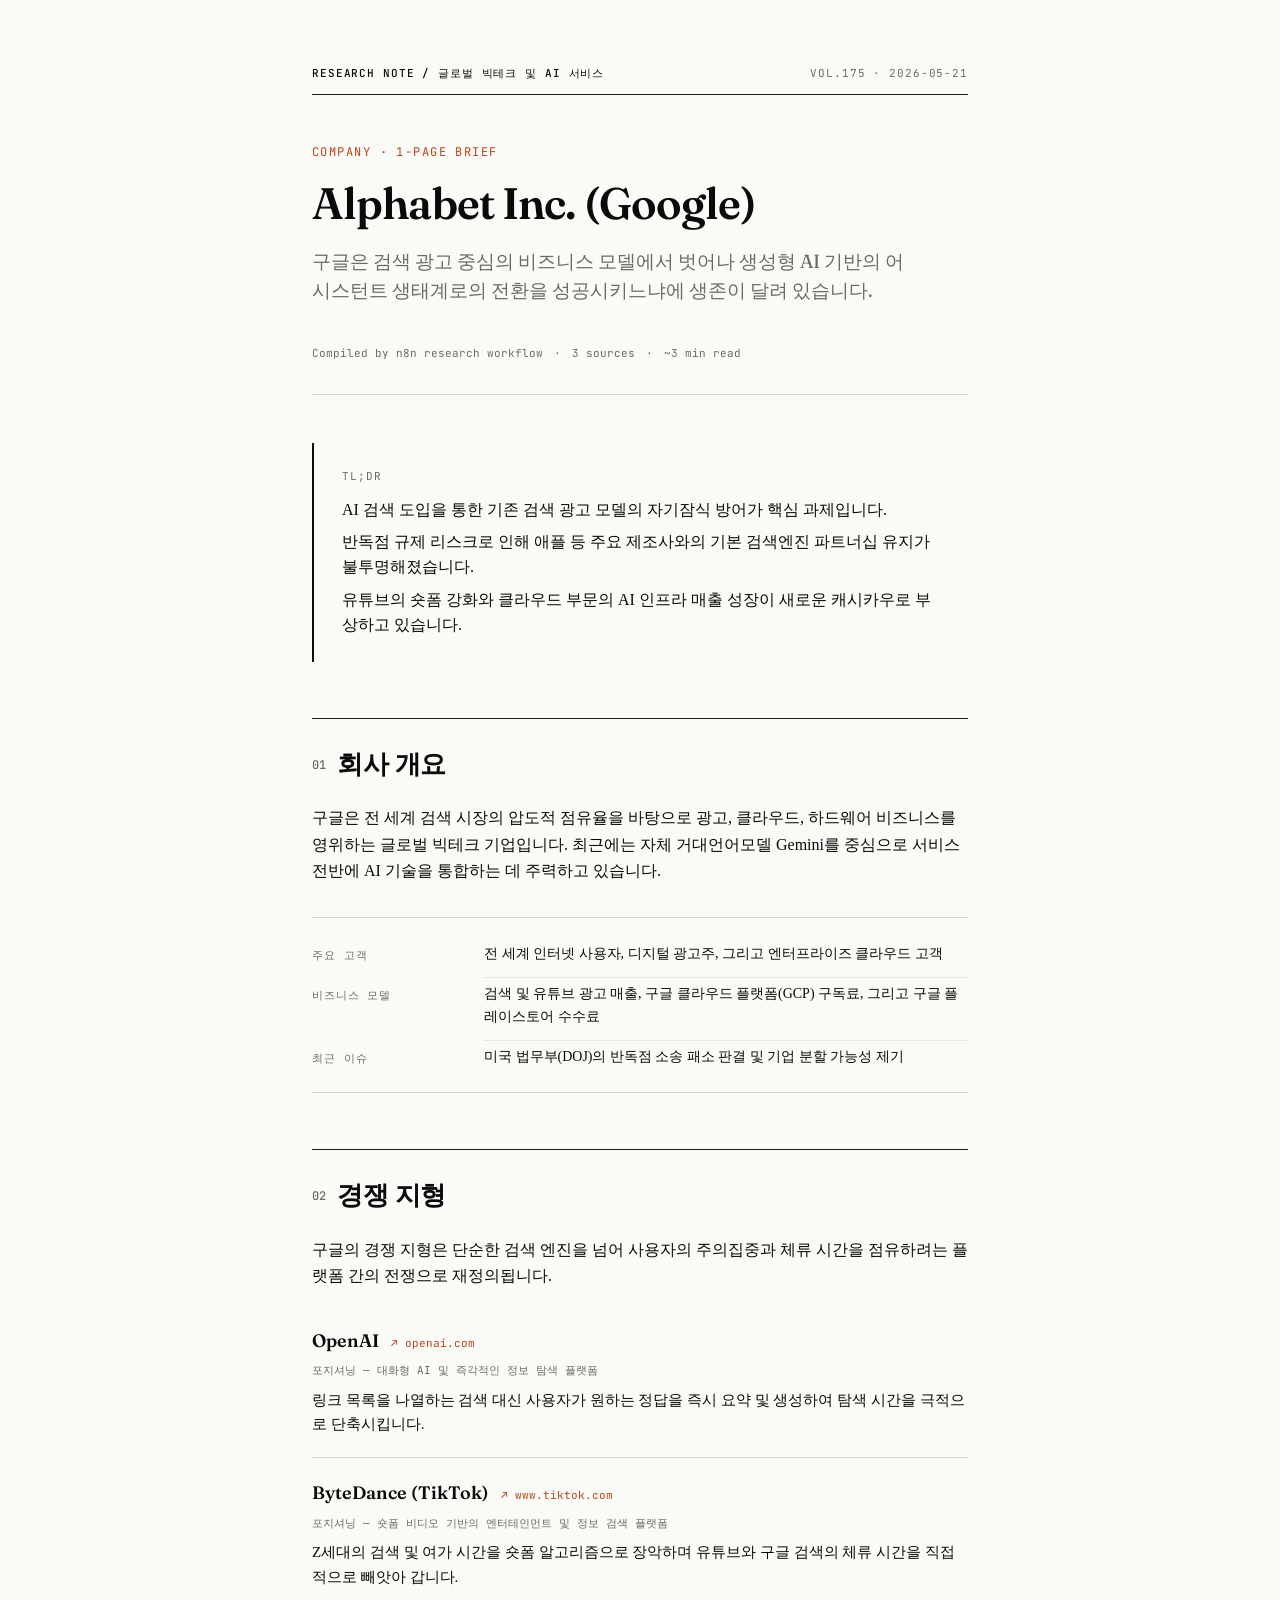
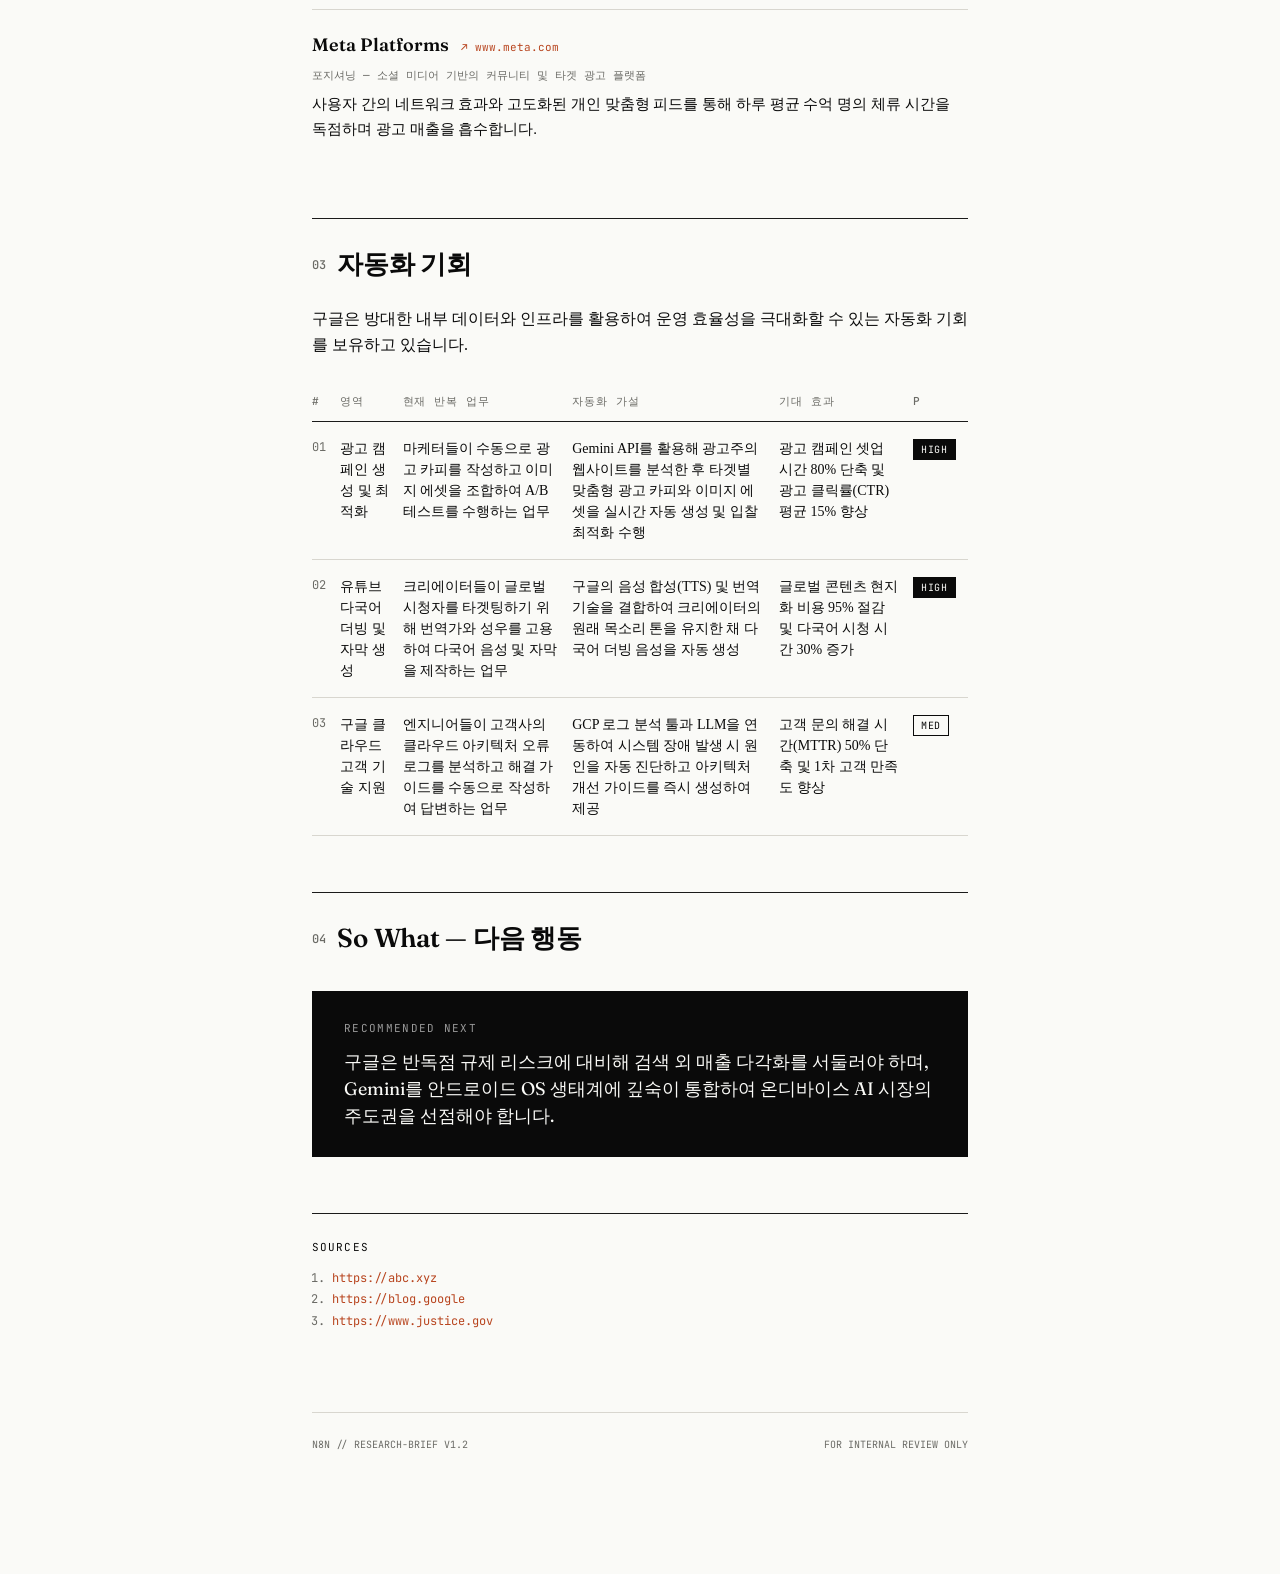
<file: docs/2026-05-21-Alphabet-Inc-Google-2026-05-21T04-19-31.html>
<!doctype html>
<html lang="ko">
<head>
<meta charset="utf-8">
<meta name="viewport" content="width=device-width, initial-scale=1">
<title>Alphabet Inc. (Google) — Research Note</title>
<link rel="preconnect" href="https://fonts.googleapis.com">
<link rel="preconnect" href="https://fonts.gstatic.com" crossorigin>
<link href="https://fonts.googleapis.com/css2?family=Fraunces:opsz,wght@9..144,400;9..144,600;9..144,700&family=JetBrains+Mono:wght@400;500&family=Pretendard+Variable&display=swap" rel="stylesheet">
<style>
:root{--ink:#0a0a0a;--paper:#fafaf7;--muted:#6b6b66;--line:#1a1a1a;--line-soft:#d8d6cf;--accent:#b8451f;}
*{box-sizing:border-box;}
html,body{margin:0;padding:0;background:var(--paper);color:var(--ink);font-family:'Pretendard Variable',Georgia,serif;font-size:16px;line-height:1.65;-webkit-font-smoothing:antialiased;}
.page{max-width:720px;margin:0 auto;padding:64px 32px 120px;}
.masthead{display:flex;justify-content:space-between;align-items:baseline;padding-bottom:12px;border-bottom:1px solid var(--line);margin-bottom:48px;font-family:'JetBrains Mono',monospace;font-size:11px;letter-spacing:0.08em;text-transform:uppercase;color:var(--muted);}
.masthead .left{font-weight:500;color:var(--ink);}
.kicker{font-family:'JetBrains Mono',monospace;font-size:12px;letter-spacing:0.12em;text-transform:uppercase;color:var(--accent);margin-bottom:16px;}
h1{font-family:'Fraunces',Georgia,serif;font-weight:600;font-size:44px;line-height:1.1;letter-spacing:-0.02em;margin:0 0 20px;}
.standfirst{font-family:'Fraunces',Georgia,serif;font-size:19px;line-height:1.5;color:var(--muted);margin-bottom:40px;max-width:600px;}
.byline{font-family:'JetBrains Mono',monospace;font-size:11px;color:var(--muted);padding-bottom:32px;margin-bottom:48px;border-bottom:1px solid var(--line-soft);}
.byline span+span::before{content:" · ";margin:0 4px;}
.tldr{margin:0 0 56px;padding:24px 28px;border-left:2px solid var(--ink);}
.tldr-label{font-family:'JetBrains Mono',monospace;font-size:11px;letter-spacing:0.1em;text-transform:uppercase;color:var(--muted);margin-bottom:12px;}
.tldr p{margin:0 0 8px;font-size:16px;line-height:1.55;}
.tldr p:last-child{margin-bottom:0;}
h2{font-family:'Fraunces',Georgia,serif;font-weight:600;font-size:26px;letter-spacing:-0.01em;margin:56px 0 20px;padding-top:24px;border-top:1px solid var(--line);}
h2 .num{font-family:'JetBrains Mono',monospace;font-size:12px;font-weight:500;color:var(--muted);margin-right:12px;vertical-align:4px;}
p{margin:0 0 16px;}
.facts{display:grid;grid-template-columns:140px 1fr;gap:4px 32px;margin:32px 0 40px;padding:24px 0;border-top:1px solid var(--line-soft);border-bottom:1px solid var(--line-soft);font-size:14px;}
.facts dt{font-family:'JetBrains Mono',monospace;font-size:11px;letter-spacing:0.08em;text-transform:uppercase;color:var(--muted);padding-top:4px;}
.facts dd{margin:0;padding-bottom:12px;border-bottom:1px dotted var(--line-soft);}
.facts dd:last-of-type{border-bottom:none;padding-bottom:0;}
.competitor-list{margin:0;padding:0;list-style:none;}
.competitor-list li{padding:20px 0;border-bottom:1px solid var(--line-soft);}
.competitor-list li:last-child{border-bottom:none;}
.competitor-list h3{font-family:'Fraunces',Georgia,serif;font-size:18px;font-weight:600;margin:0 0 6px;}
.competitor-list h3 .url{font-family:'JetBrains Mono',monospace;font-size:11px;color:var(--accent);font-weight:400;margin-left:8px;text-decoration:none;}
.competitor-list .pos{font-family:'JetBrains Mono',monospace;font-size:11px;color:var(--muted);text-transform:uppercase;margin-bottom:8px;}
.competitor-list p{font-size:15px;margin:0;}
table.opportunities{width:100%;border-collapse:collapse;margin:24px 0 40px;font-size:14px;}
.opportunities th{text-align:left;font-family:'JetBrains Mono',monospace;font-size:11px;font-weight:500;letter-spacing:0.08em;text-transform:uppercase;color:var(--muted);padding:10px 12px 10px 0;border-bottom:1px solid var(--line);}
.opportunities td{padding:16px 12px 16px 0;border-bottom:1px solid var(--line-soft);vertical-align:top;line-height:1.5;}
.opportunities td:first-child{font-family:'JetBrains Mono',monospace;color:var(--muted);font-size:12px;width:28px;}
.priority{display:inline-block;font-family:'JetBrains Mono',monospace;font-size:10px;letter-spacing:0.08em;padding:2px 7px;text-transform:uppercase;border:1px solid var(--ink);}
.priority.high{background:var(--ink);color:var(--paper);}
.priority.med{background:transparent;color:var(--ink);}
.priority.low{background:transparent;color:var(--muted);border-color:var(--line-soft);}
.next-action{margin:32px 0 48px;padding:28px 32px;background:var(--ink);color:var(--paper);}
.next-action .label{font-family:'JetBrains Mono',monospace;font-size:11px;letter-spacing:0.12em;text-transform:uppercase;color:#999;margin-bottom:10px;}
.next-action p{font-family:'Fraunces',Georgia,serif;font-size:18px;line-height:1.5;margin:0;}
.sources{margin-top:56px;padding-top:24px;border-top:1px solid var(--line);font-size:13px;color:var(--muted);}
.sources-label{font-family:'JetBrains Mono',monospace;font-size:11px;letter-spacing:0.1em;text-transform:uppercase;color:var(--ink);margin-bottom:12px;}
.sources ol{padding-left:20px;margin:0;font-family:'JetBrains Mono',monospace;font-size:12px;line-height:1.8;}
.sources ol a{color:var(--accent);text-decoration:none;word-break:break-all;}
.colophon{margin-top:80px;padding-top:24px;border-top:1px solid var(--line-soft);font-family:'JetBrains Mono',monospace;font-size:10px;color:var(--muted);text-transform:uppercase;display:flex;justify-content:space-between;}
</style>
</head>
<body>
<div class="page">
  <div class="masthead">
    <div class="left">RESEARCH NOTE / 글로벌 빅테크 및 AI 서비스</div>
    <div class="right">VOL.175 · 2026-05-21</div>
  </div>
  <div class="kicker">company · 1-page brief</div>
  <h1>Alphabet Inc. (Google)</h1>
  <p class="standfirst">구글은 검색 광고 중심의 비즈니스 모델에서 벗어나 생성형 AI 기반의 어시스턴트 생태계로의 전환을 성공시키느냐에 생존이 달려 있습니다.</p>
  <div class="byline">
    <span>Compiled by n8n research workflow</span>
    <span>3 sources</span>
    <span>~3 min read</span>
  </div>
  <div class="tldr">
    <div class="tldr-label">TL;DR</div>
    <p>AI 검색 도입을 통한 기존 검색 광고 모델의 자기잠식 방어가 핵심 과제입니다.</p>
    <p>반독점 규제 리스크로 인해 애플 등 주요 제조사와의 기본 검색엔진 파트너십 유지가 불투명해졌습니다.</p>
    <p>유튜브의 숏폼 강화와 클라우드 부문의 AI 인프라 매출 성장이 새로운 캐시카우로 부상하고 있습니다.</p>
  </div>
  <h2><span class="num">01</span>회사 개요</h2>
  <p>구글은 전 세계 검색 시장의 압도적 점유율을 바탕으로 광고, 클라우드, 하드웨어 비즈니스를 영위하는 글로벌 빅테크 기업입니다. 최근에는 자체 거대언어모델 Gemini를 중심으로 서비스 전반에 AI 기술을 통합하는 데 주력하고 있습니다.</p>
  <dl class="facts">
    <dt>주요 고객</dt><dd>전 세계 인터넷 사용자, 디지털 광고주, 그리고 엔터프라이즈 클라우드 고객</dd>
    <dt>비즈니스 모델</dt><dd>검색 및 유튜브 광고 매출, 구글 클라우드 플랫폼(GCP) 구독료, 그리고 구글 플레이스토어 수수료</dd>
    <dt>최근 이슈</dt><dd>미국 법무부(DOJ)의 반독점 소송 패소 판결 및 기업 분할 가능성 제기</dd>
  </dl>
  <h2><span class="num">02</span>경쟁 지형</h2>
  <p>구글의 경쟁 지형은 단순한 검색 엔진을 넘어 사용자의 주의집중과 체류 시간을 점유하려는 플랫폼 간의 전쟁으로 재정의됩니다.</p>
  <ol class="competitor-list">
    <li>
        <h3>OpenAI <a href="https://openai.com" class="url">↗ openai.com</a></h3>
        <div class="pos">포지셔닝 — 대화형 AI 및 즉각적인 정보 탐색 플랫폼</div>
        <p>링크 목록을 나열하는 검색 대신 사용자가 원하는 정답을 즉시 요약 및 생성하여 탐색 시간을 극적으로 단축시킵니다.</p>
      </li>
<li>
        <h3>ByteDance (TikTok) <a href="https://www.tiktok.com" class="url">↗ www.tiktok.com</a></h3>
        <div class="pos">포지셔닝 — 숏폼 비디오 기반의 엔터테인먼트 및 정보 검색 플랫폼</div>
        <p>Z세대의 검색 및 여가 시간을 숏폼 알고리즘으로 장악하며 유튜브와 구글 검색의 체류 시간을 직접적으로 빼앗아 갑니다.</p>
      </li>
<li>
        <h3>Meta Platforms <a href="https://www.meta.com" class="url">↗ www.meta.com</a></h3>
        <div class="pos">포지셔닝 — 소셜 미디어 기반의 커뮤니티 및 타겟 광고 플랫폼</div>
        <p>사용자 간의 네트워크 효과와 고도화된 개인 맞춤형 피드를 통해 하루 평균 수억 명의 체류 시간을 독점하며 광고 매출을 흡수합니다.</p>
      </li>
  </ol>
  <h2><span class="num">03</span>자동화 기회</h2>
  <p>구글은 방대한 내부 데이터와 인프라를 활용하여 운영 효율성을 극대화할 수 있는 자동화 기회를 보유하고 있습니다.</p>
  <table class="opportunities">
    <thead><tr><th>#</th><th>영역</th><th>현재 반복 업무</th><th>자동화 가설</th><th>기대 효과</th><th>P</th></tr></thead>
    <tbody><tr>
        <td>01</td>
        <td>광고 캠페인 생성 및 최적화</td>
        <td>마케터들이 수동으로 광고 카피를 작성하고 이미지 에셋을 조합하여 A/B 테스트를 수행하는 업무</td>
        <td>Gemini API를 활용해 광고주의 웹사이트를 분석한 후 타겟별 맞춤형 광고 카피와 이미지 에셋을 실시간 자동 생성 및 입찰 최적화 수행</td>
        <td>광고 캠페인 셋업 시간 80% 단축 및 광고 클릭률(CTR) 평균 15% 향상</td>
        <td><span class="priority high">High</span></td>
      </tr>
<tr>
        <td>02</td>
        <td>유튜브 다국어 더빙 및 자막 생성</td>
        <td>크리에이터들이 글로벌 시청자를 타겟팅하기 위해 번역가와 성우를 고용하여 다국어 음성 및 자막을 제작하는 업무</td>
        <td>구글의 음성 합성(TTS) 및 번역 기술을 결합하여 크리에이터의 원래 목소리 톤을 유지한 채 다국어 더빙 음성을 자동 생성</td>
        <td>글로벌 콘텐츠 현지화 비용 95% 절감 및 다국어 시청 시간 30% 증가</td>
        <td><span class="priority high">High</span></td>
      </tr>
<tr>
        <td>03</td>
        <td>구글 클라우드 고객 기술 지원</td>
        <td>엔지니어들이 고객사의 클라우드 아키텍처 오류 로그를 분석하고 해결 가이드를 수동으로 작성하여 답변하는 업무</td>
        <td>GCP 로그 분석 툴과 LLM을 연동하여 시스템 장애 발생 시 원인을 자동 진단하고 아키텍처 개선 가이드를 즉시 생성하여 제공</td>
        <td>고객 문의 해결 시간(MTTR) 50% 단축 및 1차 고객 만족도 향상</td>
        <td><span class="priority medium">Med</span></td>
      </tr></tbody>
  </table>
  <h2><span class="num">04</span>So What — 다음 행동</h2>
  <div class="next-action">
    <div class="label">RECOMMENDED NEXT</div>
    <p>구글은 반독점 규제 리스크에 대비해 검색 외 매출 다각화를 서둘러야 하며, Gemini를 안드로이드 OS 생태계에 깊숙이 통합하여 온디바이스 AI 시장의 주도권을 선점해야 합니다.</p>
  </div>
  <div class="sources">
    <div class="sources-label">Sources</div>
    <ol><li><a href="https://abc.xyz">https://abc.xyz</a></li>
<li><a href="https://blog.google">https://blog.google</a></li>
<li><a href="https://www.justice.gov">https://www.justice.gov</a></li></ol>
  </div>
  <div class="colophon">
    <div>n8n // research-brief v1.2</div>
    <div>For internal review only</div>
  </div>
</div>
</body>
</html>
</file>
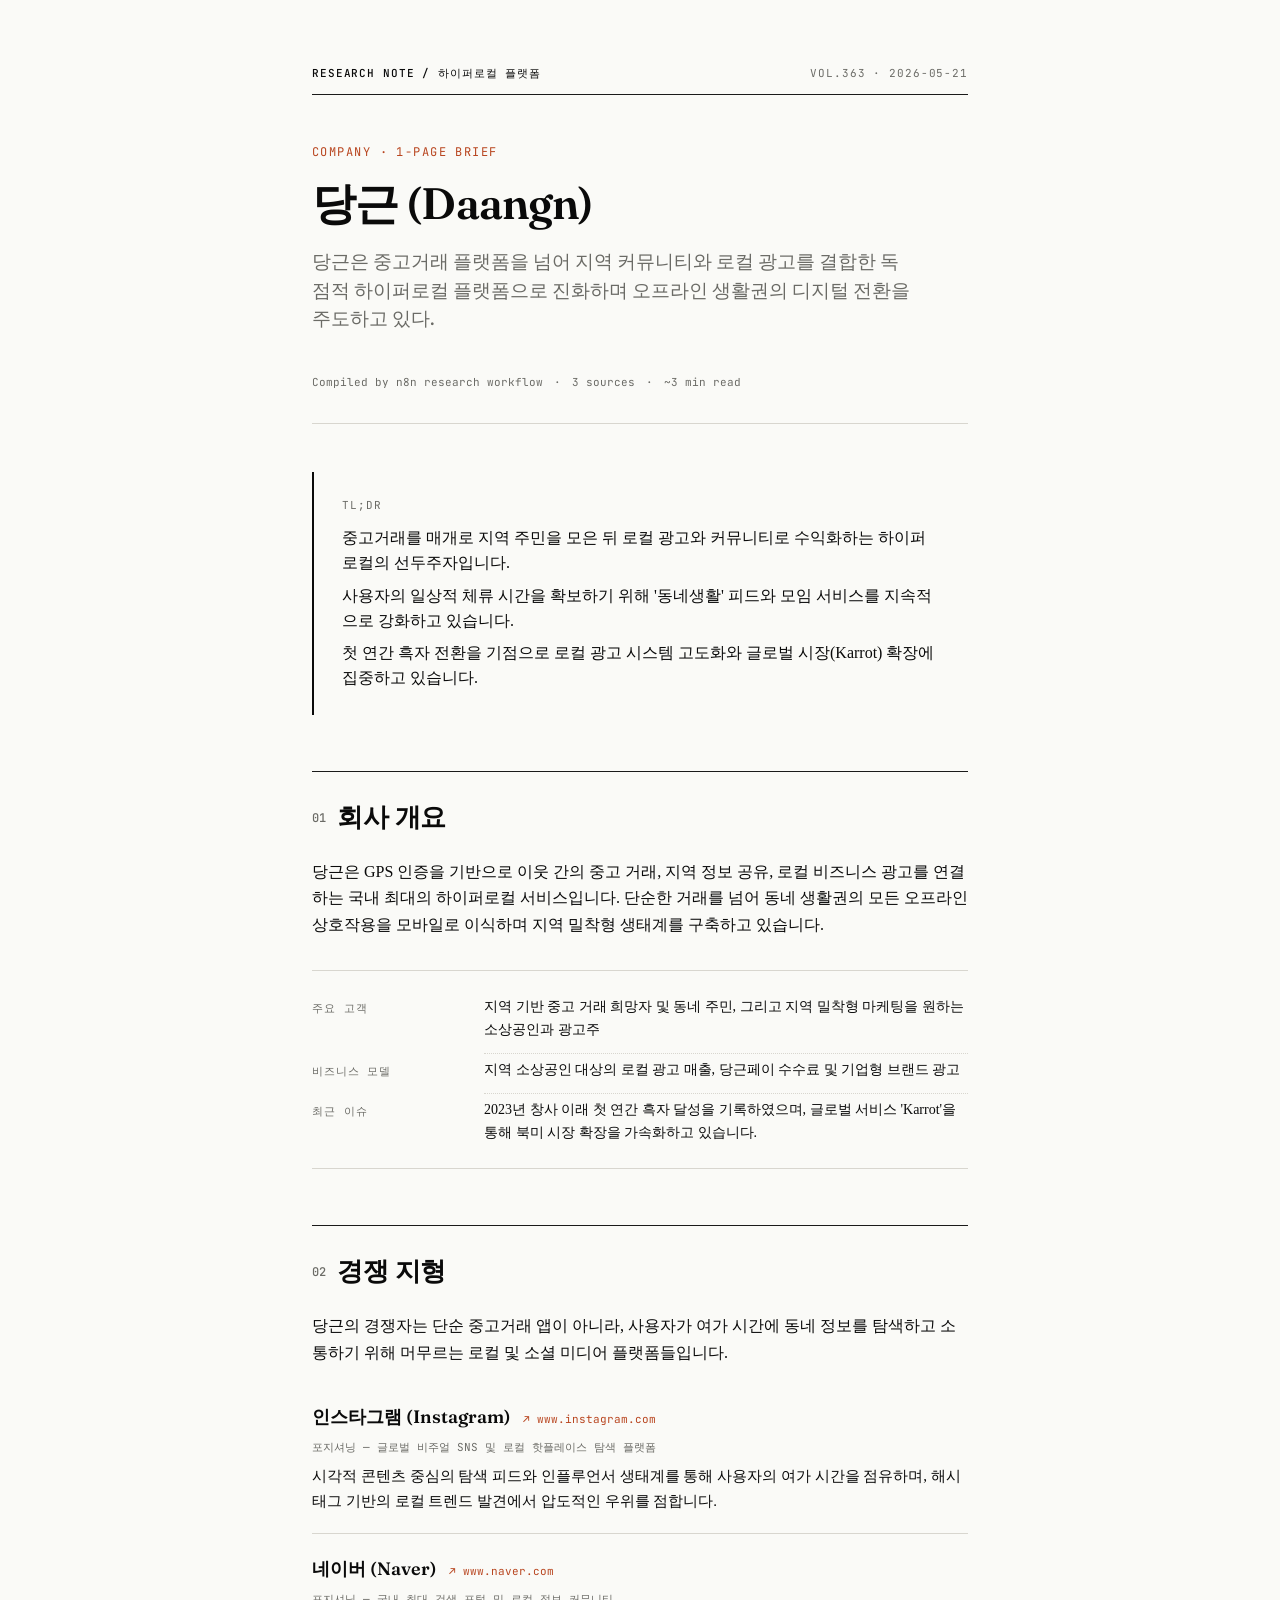
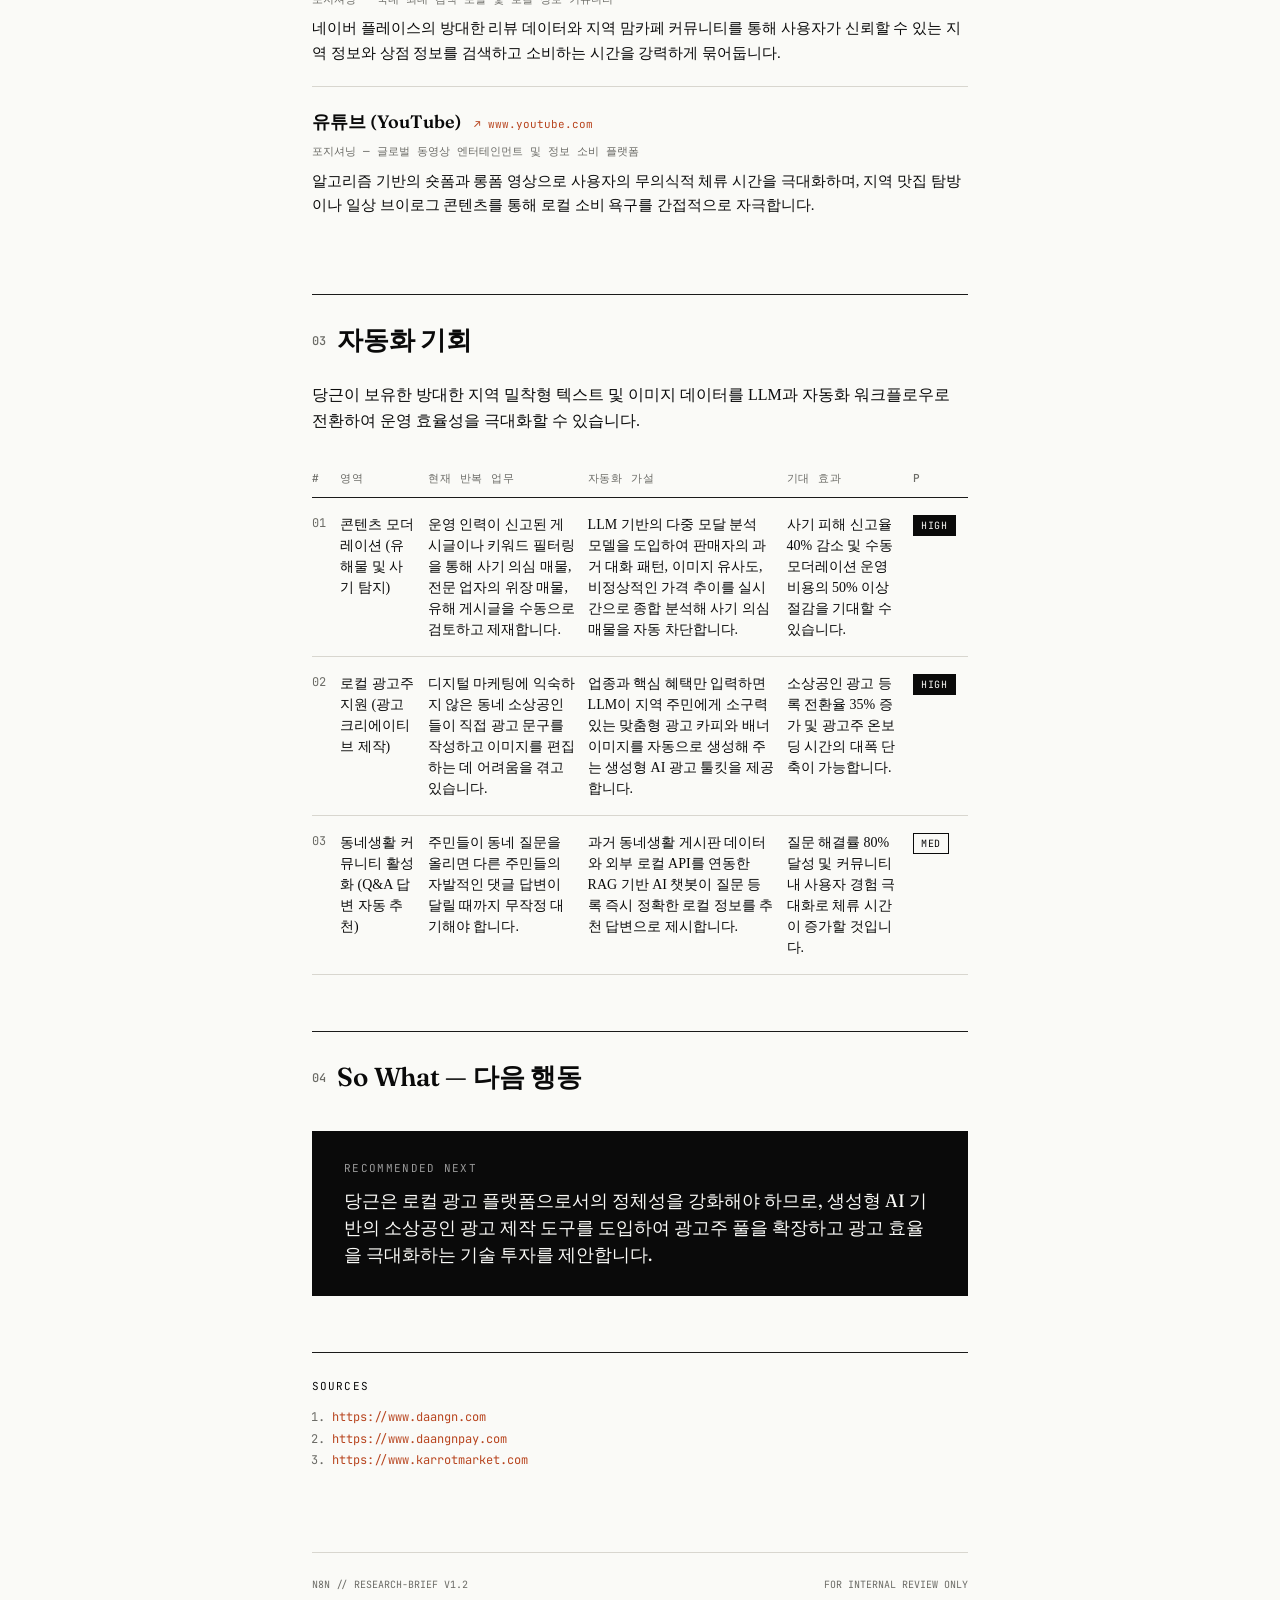
<file: docs/2026-05-21-당근-Daangn-2026-05-21T03-51-22.html>
<!doctype html>
<html lang="ko">
<head>
<meta charset="utf-8">
<meta name="viewport" content="width=device-width, initial-scale=1">
<title>당근 (Daangn) — Research Note</title>
<link rel="preconnect" href="https://fonts.googleapis.com">
<link rel="preconnect" href="https://fonts.gstatic.com" crossorigin>
<link href="https://fonts.googleapis.com/css2?family=Fraunces:opsz,wght@9..144,400;9..144,600;9..144,700&family=JetBrains+Mono:wght@400;500&family=Pretendard+Variable&display=swap" rel="stylesheet">
<style>
:root{--ink:#0a0a0a;--paper:#fafaf7;--muted:#6b6b66;--line:#1a1a1a;--line-soft:#d8d6cf;--accent:#b8451f;}
*{box-sizing:border-box;}
html,body{margin:0;padding:0;background:var(--paper);color:var(--ink);font-family:'Pretendard Variable',Georgia,serif;font-size:16px;line-height:1.65;-webkit-font-smoothing:antialiased;}
.page{max-width:720px;margin:0 auto;padding:64px 32px 120px;}
.masthead{display:flex;justify-content:space-between;align-items:baseline;padding-bottom:12px;border-bottom:1px solid var(--line);margin-bottom:48px;font-family:'JetBrains Mono',monospace;font-size:11px;letter-spacing:0.08em;text-transform:uppercase;color:var(--muted);}
.masthead .left{font-weight:500;color:var(--ink);}
.kicker{font-family:'JetBrains Mono',monospace;font-size:12px;letter-spacing:0.12em;text-transform:uppercase;color:var(--accent);margin-bottom:16px;}
h1{font-family:'Fraunces',Georgia,serif;font-weight:600;font-size:44px;line-height:1.1;letter-spacing:-0.02em;margin:0 0 20px;}
.standfirst{font-family:'Fraunces',Georgia,serif;font-size:19px;line-height:1.5;color:var(--muted);margin-bottom:40px;max-width:600px;}
.byline{font-family:'JetBrains Mono',monospace;font-size:11px;color:var(--muted);padding-bottom:32px;margin-bottom:48px;border-bottom:1px solid var(--line-soft);}
.byline span+span::before{content:" · ";margin:0 4px;}
.tldr{margin:0 0 56px;padding:24px 28px;border-left:2px solid var(--ink);}
.tldr-label{font-family:'JetBrains Mono',monospace;font-size:11px;letter-spacing:0.1em;text-transform:uppercase;color:var(--muted);margin-bottom:12px;}
.tldr p{margin:0 0 8px;font-size:16px;line-height:1.55;}
.tldr p:last-child{margin-bottom:0;}
h2{font-family:'Fraunces',Georgia,serif;font-weight:600;font-size:26px;letter-spacing:-0.01em;margin:56px 0 20px;padding-top:24px;border-top:1px solid var(--line);}
h2 .num{font-family:'JetBrains Mono',monospace;font-size:12px;font-weight:500;color:var(--muted);margin-right:12px;vertical-align:4px;}
p{margin:0 0 16px;}
.facts{display:grid;grid-template-columns:140px 1fr;gap:4px 32px;margin:32px 0 40px;padding:24px 0;border-top:1px solid var(--line-soft);border-bottom:1px solid var(--line-soft);font-size:14px;}
.facts dt{font-family:'JetBrains Mono',monospace;font-size:11px;letter-spacing:0.08em;text-transform:uppercase;color:var(--muted);padding-top:4px;}
.facts dd{margin:0;padding-bottom:12px;border-bottom:1px dotted var(--line-soft);}
.facts dd:last-of-type{border-bottom:none;padding-bottom:0;}
.competitor-list{margin:0;padding:0;list-style:none;}
.competitor-list li{padding:20px 0;border-bottom:1px solid var(--line-soft);}
.competitor-list li:last-child{border-bottom:none;}
.competitor-list h3{font-family:'Fraunces',Georgia,serif;font-size:18px;font-weight:600;margin:0 0 6px;}
.competitor-list h3 .url{font-family:'JetBrains Mono',monospace;font-size:11px;color:var(--accent);font-weight:400;margin-left:8px;text-decoration:none;}
.competitor-list .pos{font-family:'JetBrains Mono',monospace;font-size:11px;color:var(--muted);text-transform:uppercase;margin-bottom:8px;}
.competitor-list p{font-size:15px;margin:0;}
table.opportunities{width:100%;border-collapse:collapse;margin:24px 0 40px;font-size:14px;}
.opportunities th{text-align:left;font-family:'JetBrains Mono',monospace;font-size:11px;font-weight:500;letter-spacing:0.08em;text-transform:uppercase;color:var(--muted);padding:10px 12px 10px 0;border-bottom:1px solid var(--line);}
.opportunities td{padding:16px 12px 16px 0;border-bottom:1px solid var(--line-soft);vertical-align:top;line-height:1.5;}
.opportunities td:first-child{font-family:'JetBrains Mono',monospace;color:var(--muted);font-size:12px;width:28px;}
.priority{display:inline-block;font-family:'JetBrains Mono',monospace;font-size:10px;letter-spacing:0.08em;padding:2px 7px;text-transform:uppercase;border:1px solid var(--ink);}
.priority.high{background:var(--ink);color:var(--paper);}
.priority.med{background:transparent;color:var(--ink);}
.priority.low{background:transparent;color:var(--muted);border-color:var(--line-soft);}
.next-action{margin:32px 0 48px;padding:28px 32px;background:var(--ink);color:var(--paper);}
.next-action .label{font-family:'JetBrains Mono',monospace;font-size:11px;letter-spacing:0.12em;text-transform:uppercase;color:#999;margin-bottom:10px;}
.next-action p{font-family:'Fraunces',Georgia,serif;font-size:18px;line-height:1.5;margin:0;}
.sources{margin-top:56px;padding-top:24px;border-top:1px solid var(--line);font-size:13px;color:var(--muted);}
.sources-label{font-family:'JetBrains Mono',monospace;font-size:11px;letter-spacing:0.1em;text-transform:uppercase;color:var(--ink);margin-bottom:12px;}
.sources ol{padding-left:20px;margin:0;font-family:'JetBrains Mono',monospace;font-size:12px;line-height:1.8;}
.sources ol a{color:var(--accent);text-decoration:none;word-break:break-all;}
.colophon{margin-top:80px;padding-top:24px;border-top:1px solid var(--line-soft);font-family:'JetBrains Mono',monospace;font-size:10px;color:var(--muted);text-transform:uppercase;display:flex;justify-content:space-between;}
</style>
</head>
<body>
<div class="page">
  <div class="masthead">
    <div class="left">RESEARCH NOTE / 하이퍼로컬 플랫폼</div>
    <div class="right">VOL.363 · 2026-05-21</div>
  </div>
  <div class="kicker">company · 1-page brief</div>
  <h1>당근 (Daangn)</h1>
  <p class="standfirst">당근은 중고거래 플랫폼을 넘어 지역 커뮤니티와 로컬 광고를 결합한 독점적 하이퍼로컬 플랫폼으로 진화하며 오프라인 생활권의 디지털 전환을 주도하고 있다.</p>
  <div class="byline">
    <span>Compiled by n8n research workflow</span>
    <span>3 sources</span>
    <span>~3 min read</span>
  </div>
  <div class="tldr">
    <div class="tldr-label">TL;DR</div>
    <p>중고거래를 매개로 지역 주민을 모은 뒤 로컬 광고와 커뮤니티로 수익화하는 하이퍼로컬의 선두주자입니다.</p>
    <p>사용자의 일상적 체류 시간을 확보하기 위해 '동네생활' 피드와 모임 서비스를 지속적으로 강화하고 있습니다.</p>
    <p>첫 연간 흑자 전환을 기점으로 로컬 광고 시스템 고도화와 글로벌 시장(Karrot) 확장에 집중하고 있습니다.</p>
  </div>
  <h2><span class="num">01</span>회사 개요</h2>
  <p>당근은 GPS 인증을 기반으로 이웃 간의 중고 거래, 지역 정보 공유, 로컬 비즈니스 광고를 연결하는 국내 최대의 하이퍼로컬 서비스입니다. 단순한 거래를 넘어 동네 생활권의 모든 오프라인 상호작용을 모바일로 이식하며 지역 밀착형 생태계를 구축하고 있습니다.</p>
  <dl class="facts">
    <dt>주요 고객</dt><dd>지역 기반 중고 거래 희망자 및 동네 주민, 그리고 지역 밀착형 마케팅을 원하는 소상공인과 광고주</dd>
    <dt>비즈니스 모델</dt><dd>지역 소상공인 대상의 로컬 광고 매출, 당근페이 수수료 및 기업형 브랜드 광고</dd>
    <dt>최근 이슈</dt><dd>2023년 창사 이래 첫 연간 흑자 달성을 기록하였으며, 글로벌 서비스 'Karrot'을 통해 북미 시장 확장을 가속화하고 있습니다.</dd>
  </dl>
  <h2><span class="num">02</span>경쟁 지형</h2>
  <p>당근의 경쟁자는 단순 중고거래 앱이 아니라, 사용자가 여가 시간에 동네 정보를 탐색하고 소통하기 위해 머무르는 로컬 및 소셜 미디어 플랫폼들입니다.</p>
  <ol class="competitor-list">
    <li>
        <h3>인스타그램 (Instagram) <a href="https://www.instagram.com" class="url">↗ www.instagram.com</a></h3>
        <div class="pos">포지셔닝 — 글로벌 비주얼 SNS 및 로컬 핫플레이스 탐색 플랫폼</div>
        <p>시각적 콘텐츠 중심의 탐색 피드와 인플루언서 생태계를 통해 사용자의 여가 시간을 점유하며, 해시태그 기반의 로컬 트렌드 발견에서 압도적인 우위를 점합니다.</p>
      </li>
<li>
        <h3>네이버 (Naver) <a href="https://www.naver.com" class="url">↗ www.naver.com</a></h3>
        <div class="pos">포지셔닝 — 국내 최대 검색 포털 및 로컬 정보 커뮤니티</div>
        <p>네이버 플레이스의 방대한 리뷰 데이터와 지역 맘카페 커뮤니티를 통해 사용자가 신뢰할 수 있는 지역 정보와 상점 정보를 검색하고 소비하는 시간을 강력하게 묶어둡니다.</p>
      </li>
<li>
        <h3>유튜브 (YouTube) <a href="https://www.youtube.com" class="url">↗ www.youtube.com</a></h3>
        <div class="pos">포지셔닝 — 글로벌 동영상 엔터테인먼트 및 정보 소비 플랫폼</div>
        <p>알고리즘 기반의 숏폼과 롱폼 영상으로 사용자의 무의식적 체류 시간을 극대화하며, 지역 맛집 탐방이나 일상 브이로그 콘텐츠를 통해 로컬 소비 욕구를 간접적으로 자극합니다.</p>
      </li>
  </ol>
  <h2><span class="num">03</span>자동화 기회</h2>
  <p>당근이 보유한 방대한 지역 밀착형 텍스트 및 이미지 데이터를 LLM과 자동화 워크플로우로 전환하여 운영 효율성을 극대화할 수 있습니다.</p>
  <table class="opportunities">
    <thead><tr><th>#</th><th>영역</th><th>현재 반복 업무</th><th>자동화 가설</th><th>기대 효과</th><th>P</th></tr></thead>
    <tbody><tr>
        <td>01</td>
        <td>콘텐츠 모더레이션 (유해물 및 사기 탐지)</td>
        <td>운영 인력이 신고된 게시글이나 키워드 필터링을 통해 사기 의심 매물, 전문 업자의 위장 매물, 유해 게시글을 수동으로 검토하고 제재합니다.</td>
        <td>LLM 기반의 다중 모달 분석 모델을 도입하여 판매자의 과거 대화 패턴, 이미지 유사도, 비정상적인 가격 추이를 실시간으로 종합 분석해 사기 의심 매물을 자동 차단합니다.</td>
        <td>사기 피해 신고율 40% 감소 및 수동 모더레이션 운영 비용의 50% 이상 절감을 기대할 수 있습니다.</td>
        <td><span class="priority high">High</span></td>
      </tr>
<tr>
        <td>02</td>
        <td>로컬 광고주 지원 (광고 크리에이티브 제작)</td>
        <td>디지털 마케팅에 익숙하지 않은 동네 소상공인들이 직접 광고 문구를 작성하고 이미지를 편집하는 데 어려움을 겪고 있습니다.</td>
        <td>업종과 핵심 혜택만 입력하면 LLM이 지역 주민에게 소구력 있는 맞춤형 광고 카피와 배너 이미지를 자동으로 생성해 주는 생성형 AI 광고 툴킷을 제공합니다.</td>
        <td>소상공인 광고 등록 전환율 35% 증가 및 광고주 온보딩 시간의 대폭 단축이 가능합니다.</td>
        <td><span class="priority high">High</span></td>
      </tr>
<tr>
        <td>03</td>
        <td>동네생활 커뮤니티 활성화 (Q&amp;A 답변 자동 추천)</td>
        <td>주민들이 동네 질문을 올리면 다른 주민들의 자발적인 댓글 답변이 달릴 때까지 무작정 대기해야 합니다.</td>
        <td>과거 동네생활 게시판 데이터와 외부 로컬 API를 연동한 RAG 기반 AI 챗봇이 질문 등록 즉시 정확한 로컬 정보를 추천 답변으로 제시합니다.</td>
        <td>질문 해결률 80% 달성 및 커뮤니티 내 사용자 경험 극대화로 체류 시간이 증가할 것입니다.</td>
        <td><span class="priority medium">Med</span></td>
      </tr></tbody>
  </table>
  <h2><span class="num">04</span>So What — 다음 행동</h2>
  <div class="next-action">
    <div class="label">RECOMMENDED NEXT</div>
    <p>당근은 로컬 광고 플랫폼으로서의 정체성을 강화해야 하므로, 생성형 AI 기반의 소상공인 광고 제작 도구를 도입하여 광고주 풀을 확장하고 광고 효율을 극대화하는 기술 투자를 제안합니다.</p>
  </div>
  <div class="sources">
    <div class="sources-label">Sources</div>
    <ol><li><a href="https://www.daangn.com">https://www.daangn.com</a></li>
<li><a href="https://www.daangnpay.com">https://www.daangnpay.com</a></li>
<li><a href="https://www.karrotmarket.com">https://www.karrotmarket.com</a></li></ol>
  </div>
  <div class="colophon">
    <div>n8n // research-brief v1.2</div>
    <div>For internal review only</div>
  </div>
</div>
</body>
</html>
</file>
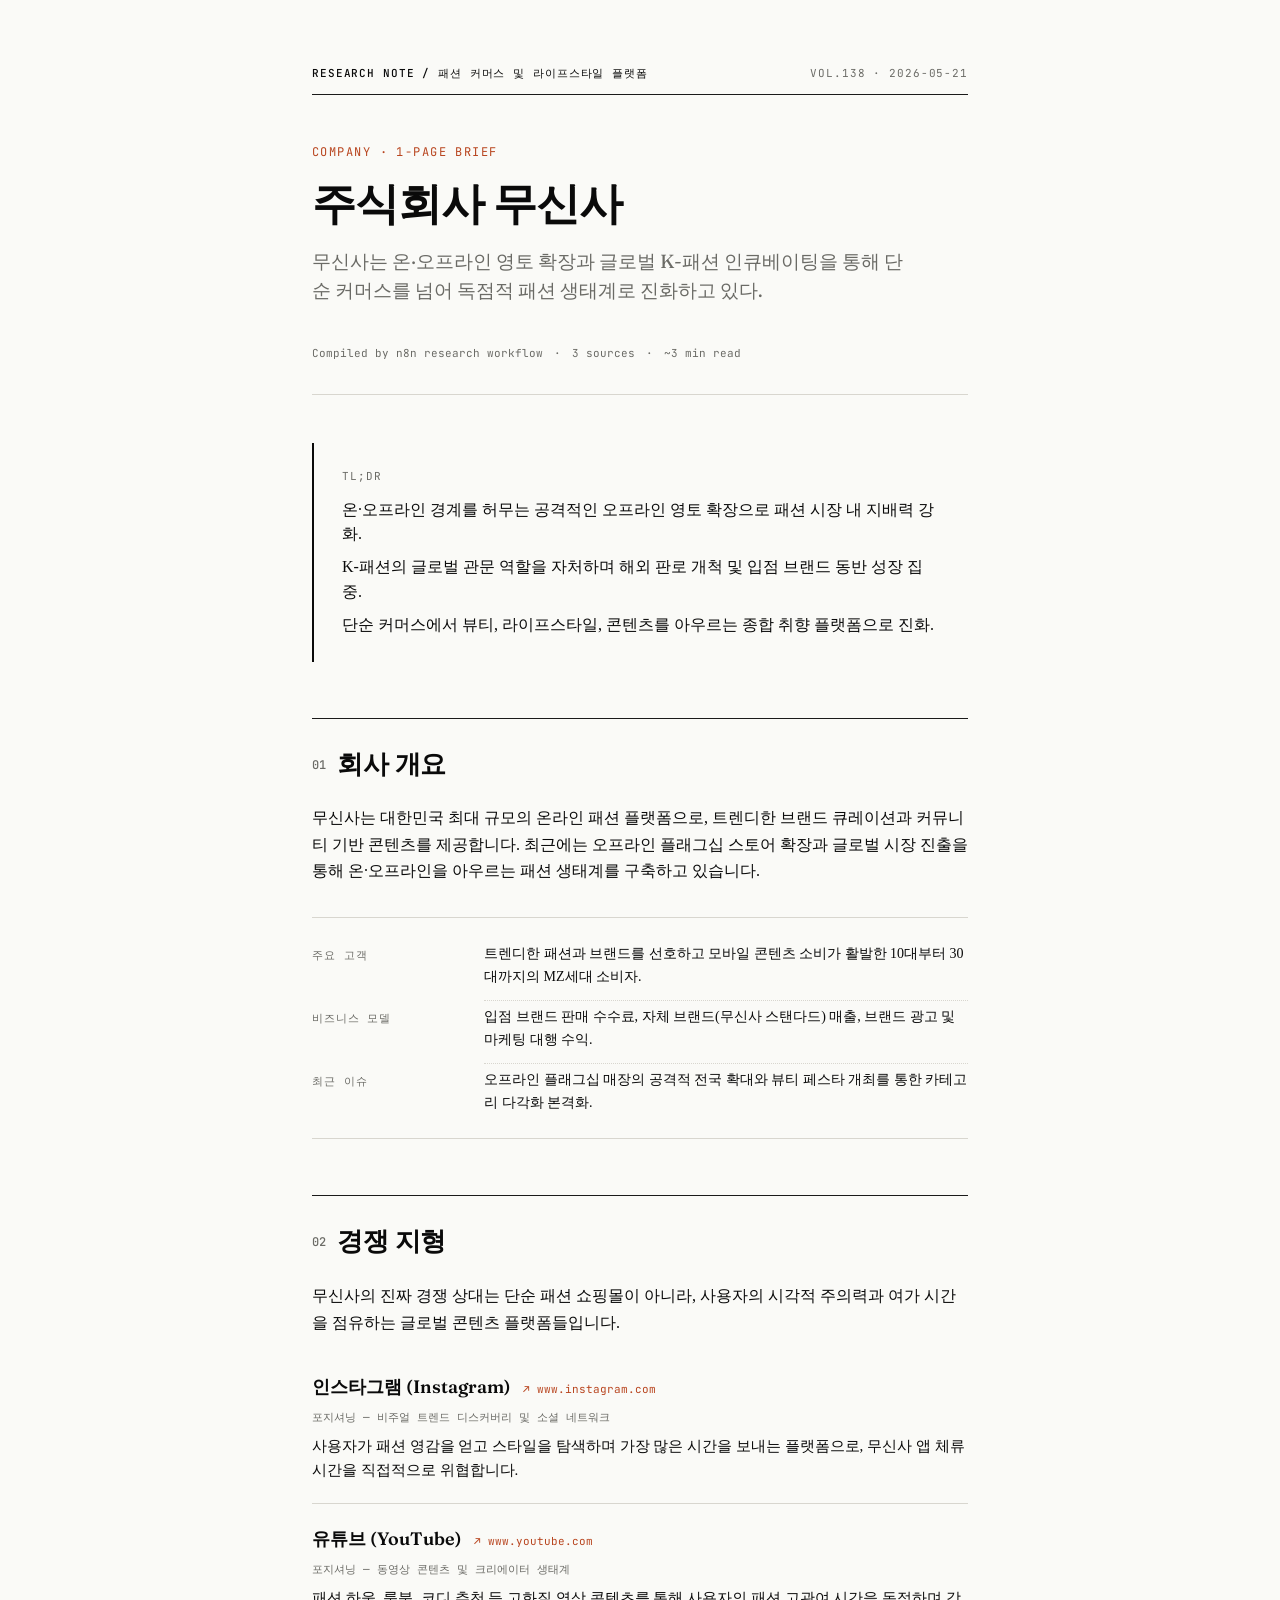
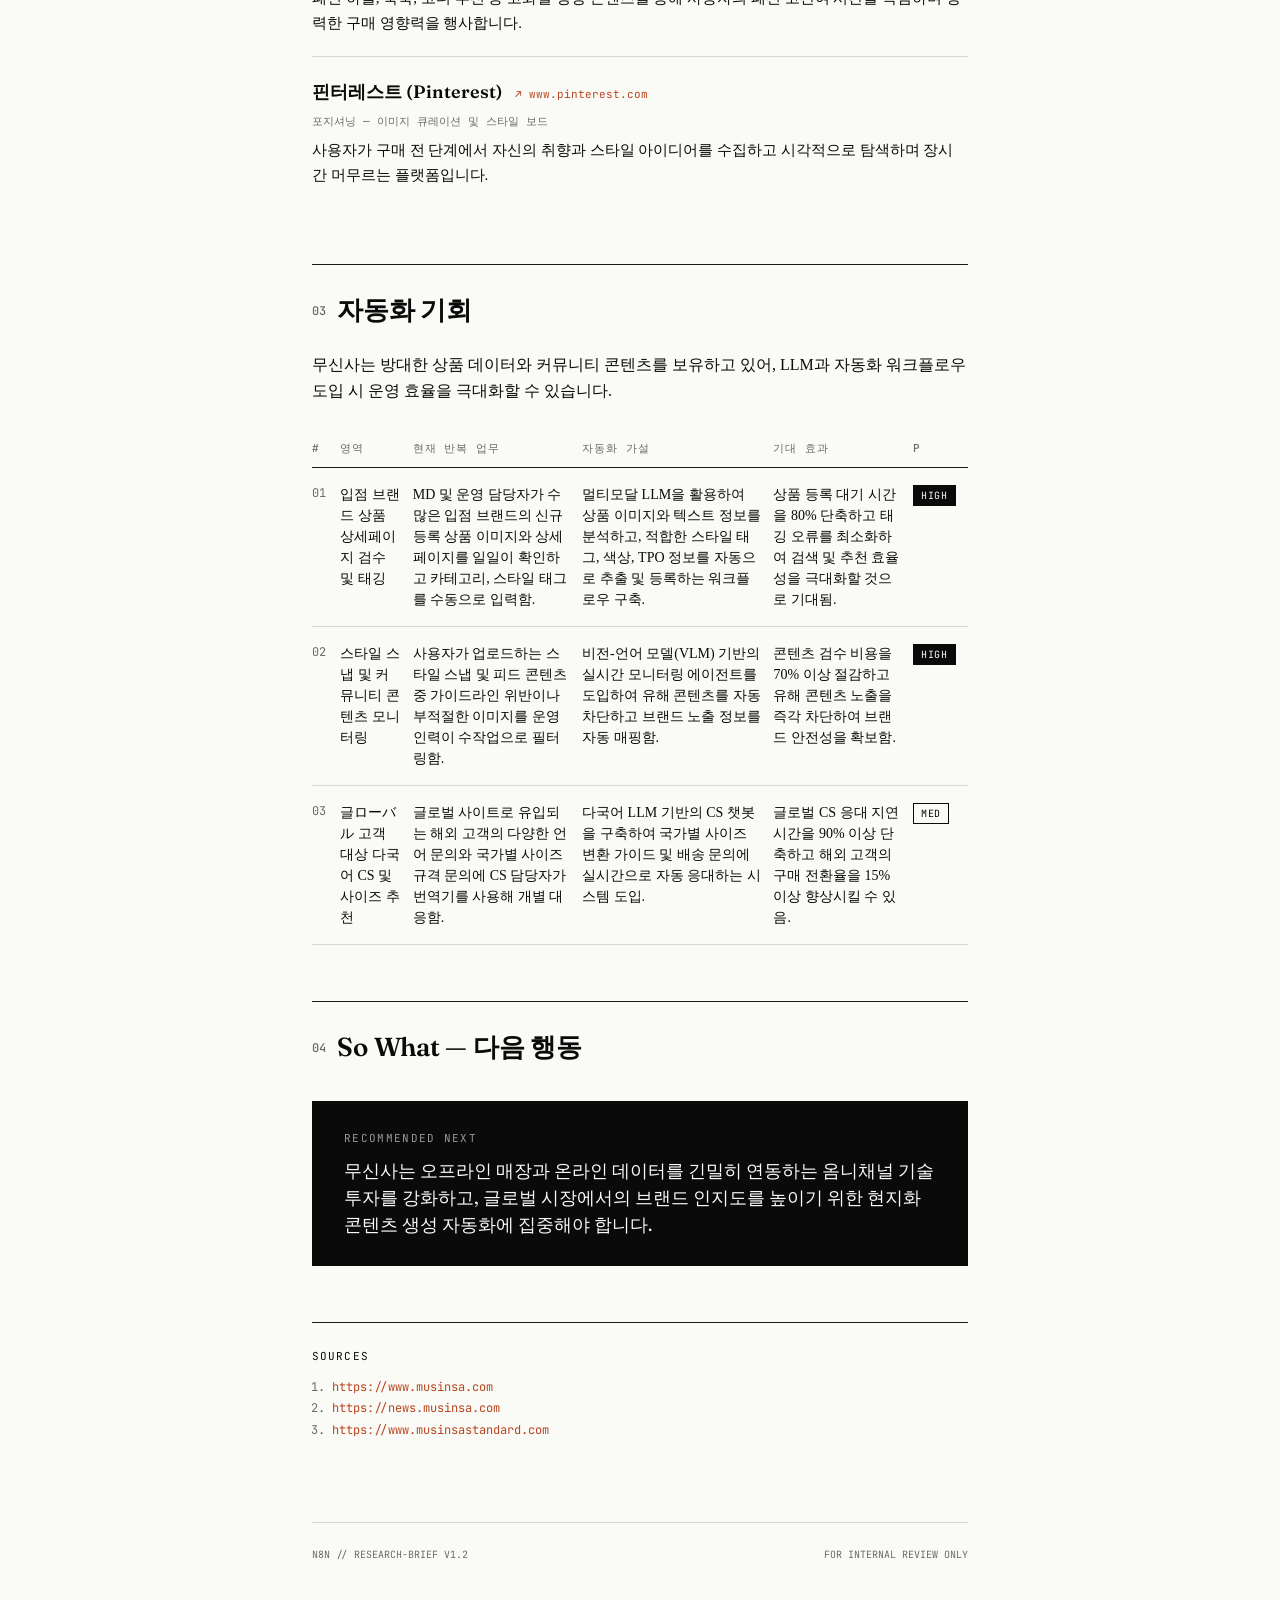
<file: docs/2026-05-21-주식회사-무신사-2026-05-21T02-39-36.html>
<!doctype html>
<html lang="ko">
<head>
<meta charset="utf-8">
<meta name="viewport" content="width=device-width, initial-scale=1">
<title>주식회사 무신사 — Research Note</title>
<link rel="preconnect" href="https://fonts.googleapis.com">
<link rel="preconnect" href="https://fonts.gstatic.com" crossorigin>
<link href="https://fonts.googleapis.com/css2?family=Fraunces:opsz,wght@9..144,400;9..144,600;9..144,700&family=JetBrains+Mono:wght@400;500&family=Pretendard+Variable&display=swap" rel="stylesheet">
<style>
:root{--ink:#0a0a0a;--paper:#fafaf7;--muted:#6b6b66;--line:#1a1a1a;--line-soft:#d8d6cf;--accent:#b8451f;}
*{box-sizing:border-box;}
html,body{margin:0;padding:0;background:var(--paper);color:var(--ink);font-family:'Pretendard Variable',Georgia,serif;font-size:16px;line-height:1.65;-webkit-font-smoothing:antialiased;}
.page{max-width:720px;margin:0 auto;padding:64px 32px 120px;}
.masthead{display:flex;justify-content:space-between;align-items:baseline;padding-bottom:12px;border-bottom:1px solid var(--line);margin-bottom:48px;font-family:'JetBrains Mono',monospace;font-size:11px;letter-spacing:0.08em;text-transform:uppercase;color:var(--muted);}
.masthead .left{font-weight:500;color:var(--ink);}
.kicker{font-family:'JetBrains Mono',monospace;font-size:12px;letter-spacing:0.12em;text-transform:uppercase;color:var(--accent);margin-bottom:16px;}
h1{font-family:'Fraunces',Georgia,serif;font-weight:600;font-size:44px;line-height:1.1;letter-spacing:-0.02em;margin:0 0 20px;}
.standfirst{font-family:'Fraunces',Georgia,serif;font-size:19px;line-height:1.5;color:var(--muted);margin-bottom:40px;max-width:600px;}
.byline{font-family:'JetBrains Mono',monospace;font-size:11px;color:var(--muted);padding-bottom:32px;margin-bottom:48px;border-bottom:1px solid var(--line-soft);}
.byline span+span::before{content:" · ";margin:0 4px;}
.tldr{margin:0 0 56px;padding:24px 28px;border-left:2px solid var(--ink);}
.tldr-label{font-family:'JetBrains Mono',monospace;font-size:11px;letter-spacing:0.1em;text-transform:uppercase;color:var(--muted);margin-bottom:12px;}
.tldr p{margin:0 0 8px;font-size:16px;line-height:1.55;}
.tldr p:last-child{margin-bottom:0;}
h2{font-family:'Fraunces',Georgia,serif;font-weight:600;font-size:26px;letter-spacing:-0.01em;margin:56px 0 20px;padding-top:24px;border-top:1px solid var(--line);}
h2 .num{font-family:'JetBrains Mono',monospace;font-size:12px;font-weight:500;color:var(--muted);margin-right:12px;vertical-align:4px;}
p{margin:0 0 16px;}
.facts{display:grid;grid-template-columns:140px 1fr;gap:4px 32px;margin:32px 0 40px;padding:24px 0;border-top:1px solid var(--line-soft);border-bottom:1px solid var(--line-soft);font-size:14px;}
.facts dt{font-family:'JetBrains Mono',monospace;font-size:11px;letter-spacing:0.08em;text-transform:uppercase;color:var(--muted);padding-top:4px;}
.facts dd{margin:0;padding-bottom:12px;border-bottom:1px dotted var(--line-soft);}
.facts dd:last-of-type{border-bottom:none;padding-bottom:0;}
.competitor-list{margin:0;padding:0;list-style:none;}
.competitor-list li{padding:20px 0;border-bottom:1px solid var(--line-soft);}
.competitor-list li:last-child{border-bottom:none;}
.competitor-list h3{font-family:'Fraunces',Georgia,serif;font-size:18px;font-weight:600;margin:0 0 6px;}
.competitor-list h3 .url{font-family:'JetBrains Mono',monospace;font-size:11px;color:var(--accent);font-weight:400;margin-left:8px;text-decoration:none;}
.competitor-list .pos{font-family:'JetBrains Mono',monospace;font-size:11px;color:var(--muted);text-transform:uppercase;margin-bottom:8px;}
.competitor-list p{font-size:15px;margin:0;}
table.opportunities{width:100%;border-collapse:collapse;margin:24px 0 40px;font-size:14px;}
.opportunities th{text-align:left;font-family:'JetBrains Mono',monospace;font-size:11px;font-weight:500;letter-spacing:0.08em;text-transform:uppercase;color:var(--muted);padding:10px 12px 10px 0;border-bottom:1px solid var(--line);}
.opportunities td{padding:16px 12px 16px 0;border-bottom:1px solid var(--line-soft);vertical-align:top;line-height:1.5;}
.opportunities td:first-child{font-family:'JetBrains Mono',monospace;color:var(--muted);font-size:12px;width:28px;}
.priority{display:inline-block;font-family:'JetBrains Mono',monospace;font-size:10px;letter-spacing:0.08em;padding:2px 7px;text-transform:uppercase;border:1px solid var(--ink);}
.priority.high{background:var(--ink);color:var(--paper);}
.priority.med{background:transparent;color:var(--ink);}
.priority.low{background:transparent;color:var(--muted);border-color:var(--line-soft);}
.next-action{margin:32px 0 48px;padding:28px 32px;background:var(--ink);color:var(--paper);}
.next-action .label{font-family:'JetBrains Mono',monospace;font-size:11px;letter-spacing:0.12em;text-transform:uppercase;color:#999;margin-bottom:10px;}
.next-action p{font-family:'Fraunces',Georgia,serif;font-size:18px;line-height:1.5;margin:0;}
.sources{margin-top:56px;padding-top:24px;border-top:1px solid var(--line);font-size:13px;color:var(--muted);}
.sources-label{font-family:'JetBrains Mono',monospace;font-size:11px;letter-spacing:0.1em;text-transform:uppercase;color:var(--ink);margin-bottom:12px;}
.sources ol{padding-left:20px;margin:0;font-family:'JetBrains Mono',monospace;font-size:12px;line-height:1.8;}
.sources ol a{color:var(--accent);text-decoration:none;word-break:break-all;}
.colophon{margin-top:80px;padding-top:24px;border-top:1px solid var(--line-soft);font-family:'JetBrains Mono',monospace;font-size:10px;color:var(--muted);text-transform:uppercase;display:flex;justify-content:space-between;}
</style>
</head>
<body>
<div class="page">
  <div class="masthead">
    <div class="left">RESEARCH NOTE / 패션 커머스 및 라이프스타일 플랫폼</div>
    <div class="right">VOL.138 · 2026-05-21</div>
  </div>
  <div class="kicker">company · 1-page brief</div>
  <h1>주식회사 무신사</h1>
  <p class="standfirst">무신사는 온·오프라인 영토 확장과 글로벌 K-패션 인큐베이팅을 통해 단순 커머스를 넘어 독점적 패션 생태계로 진화하고 있다.</p>
  <div class="byline">
    <span>Compiled by n8n research workflow</span>
    <span>3 sources</span>
    <span>~3 min read</span>
  </div>
  <div class="tldr">
    <div class="tldr-label">TL;DR</div>
    <p>온·오프라인 경계를 허무는 공격적인 오프라인 영토 확장으로 패션 시장 내 지배력 강화.</p>
    <p>K-패션의 글로벌 관문 역할을 자처하며 해외 판로 개척 및 입점 브랜드 동반 성장 집중.</p>
    <p>단순 커머스에서 뷰티, 라이프스타일, 콘텐츠를 아우르는 종합 취향 플랫폼으로 진화.</p>
  </div>
  <h2><span class="num">01</span>회사 개요</h2>
  <p>무신사는 대한민국 최대 규모의 온라인 패션 플랫폼으로, 트렌디한 브랜드 큐레이션과 커뮤니티 기반 콘텐츠를 제공합니다. 최근에는 오프라인 플래그십 스토어 확장과 글로벌 시장 진출을 통해 온·오프라인을 아우르는 패션 생태계를 구축하고 있습니다.</p>
  <dl class="facts">
    <dt>주요 고객</dt><dd>트렌디한 패션과 브랜드를 선호하고 모바일 콘텐츠 소비가 활발한 10대부터 30대까지의 MZ세대 소비자.</dd>
    <dt>비즈니스 모델</dt><dd>입점 브랜드 판매 수수료, 자체 브랜드(무신사 스탠다드) 매출, 브랜드 광고 및 마케팅 대행 수익.</dd>
    <dt>최근 이슈</dt><dd>오프라인 플래그십 매장의 공격적 전국 확대와 뷰티 페스타 개최를 통한 카테고리 다각화 본격화.</dd>
  </dl>
  <h2><span class="num">02</span>경쟁 지형</h2>
  <p>무신사의 진짜 경쟁 상대는 단순 패션 쇼핑몰이 아니라, 사용자의 시각적 주의력과 여가 시간을 점유하는 글로벌 콘텐츠 플랫폼들입니다.</p>
  <ol class="competitor-list">
    <li>
        <h3>인스타그램 (Instagram) <a href="https://www.instagram.com" class="url">↗ www.instagram.com</a></h3>
        <div class="pos">포지셔닝 — 비주얼 트렌드 디스커버리 및 소셜 네트워크</div>
        <p>사용자가 패션 영감을 얻고 스타일을 탐색하며 가장 많은 시간을 보내는 플랫폼으로, 무신사 앱 체류 시간을 직접적으로 위협합니다.</p>
      </li>
<li>
        <h3>유튜브 (YouTube) <a href="https://www.youtube.com" class="url">↗ www.youtube.com</a></h3>
        <div class="pos">포지셔닝 — 동영상 콘텐츠 및 크리에이터 생태계</div>
        <p>패션 하울, 룩북, 코디 추천 등 고화질 영상 콘텐츠를 통해 사용자의 패션 고관여 시간을 독점하며 강력한 구매 영향력을 행사합니다.</p>
      </li>
<li>
        <h3>핀터레스트 (Pinterest) <a href="https://www.pinterest.com" class="url">↗ www.pinterest.com</a></h3>
        <div class="pos">포지셔닝 — 이미지 큐레이션 및 스타일 보드</div>
        <p>사용자가 구매 전 단계에서 자신의 취향과 스타일 아이디어를 수집하고 시각적으로 탐색하며 장시간 머무르는 플랫폼입니다.</p>
      </li>
  </ol>
  <h2><span class="num">03</span>자동화 기회</h2>
  <p>무신사는 방대한 상품 데이터와 커뮤니티 콘텐츠를 보유하고 있어, LLM과 자동화 워크플로우 도입 시 운영 효율을 극대화할 수 있습니다.</p>
  <table class="opportunities">
    <thead><tr><th>#</th><th>영역</th><th>현재 반복 업무</th><th>자동화 가설</th><th>기대 효과</th><th>P</th></tr></thead>
    <tbody><tr>
        <td>01</td>
        <td>입점 브랜드 상품 상세페이지 검수 및 태깅</td>
        <td>MD 및 운영 담당자가 수많은 입점 브랜드의 신규 등록 상품 이미지와 상세페이지를 일일이 확인하고 카테고리, 스타일 태그를 수동으로 입력함.</td>
        <td>멀티모달 LLM을 활용하여 상품 이미지와 텍스트 정보를 분석하고, 적합한 스타일 태그, 색상, TPO 정보를 자동으로 추출 및 등록하는 워크플로우 구축.</td>
        <td>상품 등록 대기 시간을 80% 단축하고 태깅 오류를 최소화하여 검색 및 추천 효율성을 극대화할 것으로 기대됨.</td>
        <td><span class="priority high">High</span></td>
      </tr>
<tr>
        <td>02</td>
        <td>스타일 스냅 및 커뮤니티 콘텐츠 모니터링</td>
        <td>사용자가 업로드하는 스타일 스냅 및 피드 콘텐츠 중 가이드라인 위반이나 부적절한 이미지를 운영 인력이 수작업으로 필터링함.</td>
        <td>비전-언어 모델(VLM) 기반의 실시간 모니터링 에이전트를 도입하여 유해 콘텐츠를 자동 차단하고 브랜드 노출 정보를 자동 매핑함.</td>
        <td>콘텐츠 검수 비용을 70% 이상 절감하고 유해 콘텐츠 노출을 즉각 차단하여 브랜드 안전성을 확보함.</td>
        <td><span class="priority high">High</span></td>
      </tr>
<tr>
        <td>03</td>
        <td>글ローバル 고객 대상 다국어 CS 및 사이즈 추천</td>
        <td>글로벌 사이트로 유입되는 해외 고객의 다양한 언어 문의와 국가별 사이즈 규격 문의에 CS 담당자가 번역기를 사용해 개별 대응함.</td>
        <td>다국어 LLM 기반의 CS 챗봇을 구축하여 국가별 사이즈 변환 가이드 및 배송 문의에 실시간으로 자동 응대하는 시스템 도입.</td>
        <td>글로벌 CS 응대 지연 시간을 90% 이상 단축하고 해외 고객의 구매 전환율을 15% 이상 향상시킬 수 있음.</td>
        <td><span class="priority medium">Med</span></td>
      </tr></tbody>
  </table>
  <h2><span class="num">04</span>So What — 다음 행동</h2>
  <div class="next-action">
    <div class="label">RECOMMENDED NEXT</div>
    <p>무신사는 오프라인 매장과 온라인 데이터를 긴밀히 연동하는 옴니채널 기술 투자를 강화하고, 글로벌 시장에서의 브랜드 인지도를 높이기 위한 현지화 콘텐츠 생성 자동화에 집중해야 합니다.</p>
  </div>
  <div class="sources">
    <div class="sources-label">Sources</div>
    <ol><li><a href="https://www.musinsa.com">https://www.musinsa.com</a></li>
<li><a href="https://news.musinsa.com">https://news.musinsa.com</a></li>
<li><a href="https://www.musinsastandard.com">https://www.musinsastandard.com</a></li></ol>
  </div>
  <div class="colophon">
    <div>n8n // research-brief v1.2</div>
    <div>For internal review only</div>
  </div>
</div>
</body>
</html>
</file>
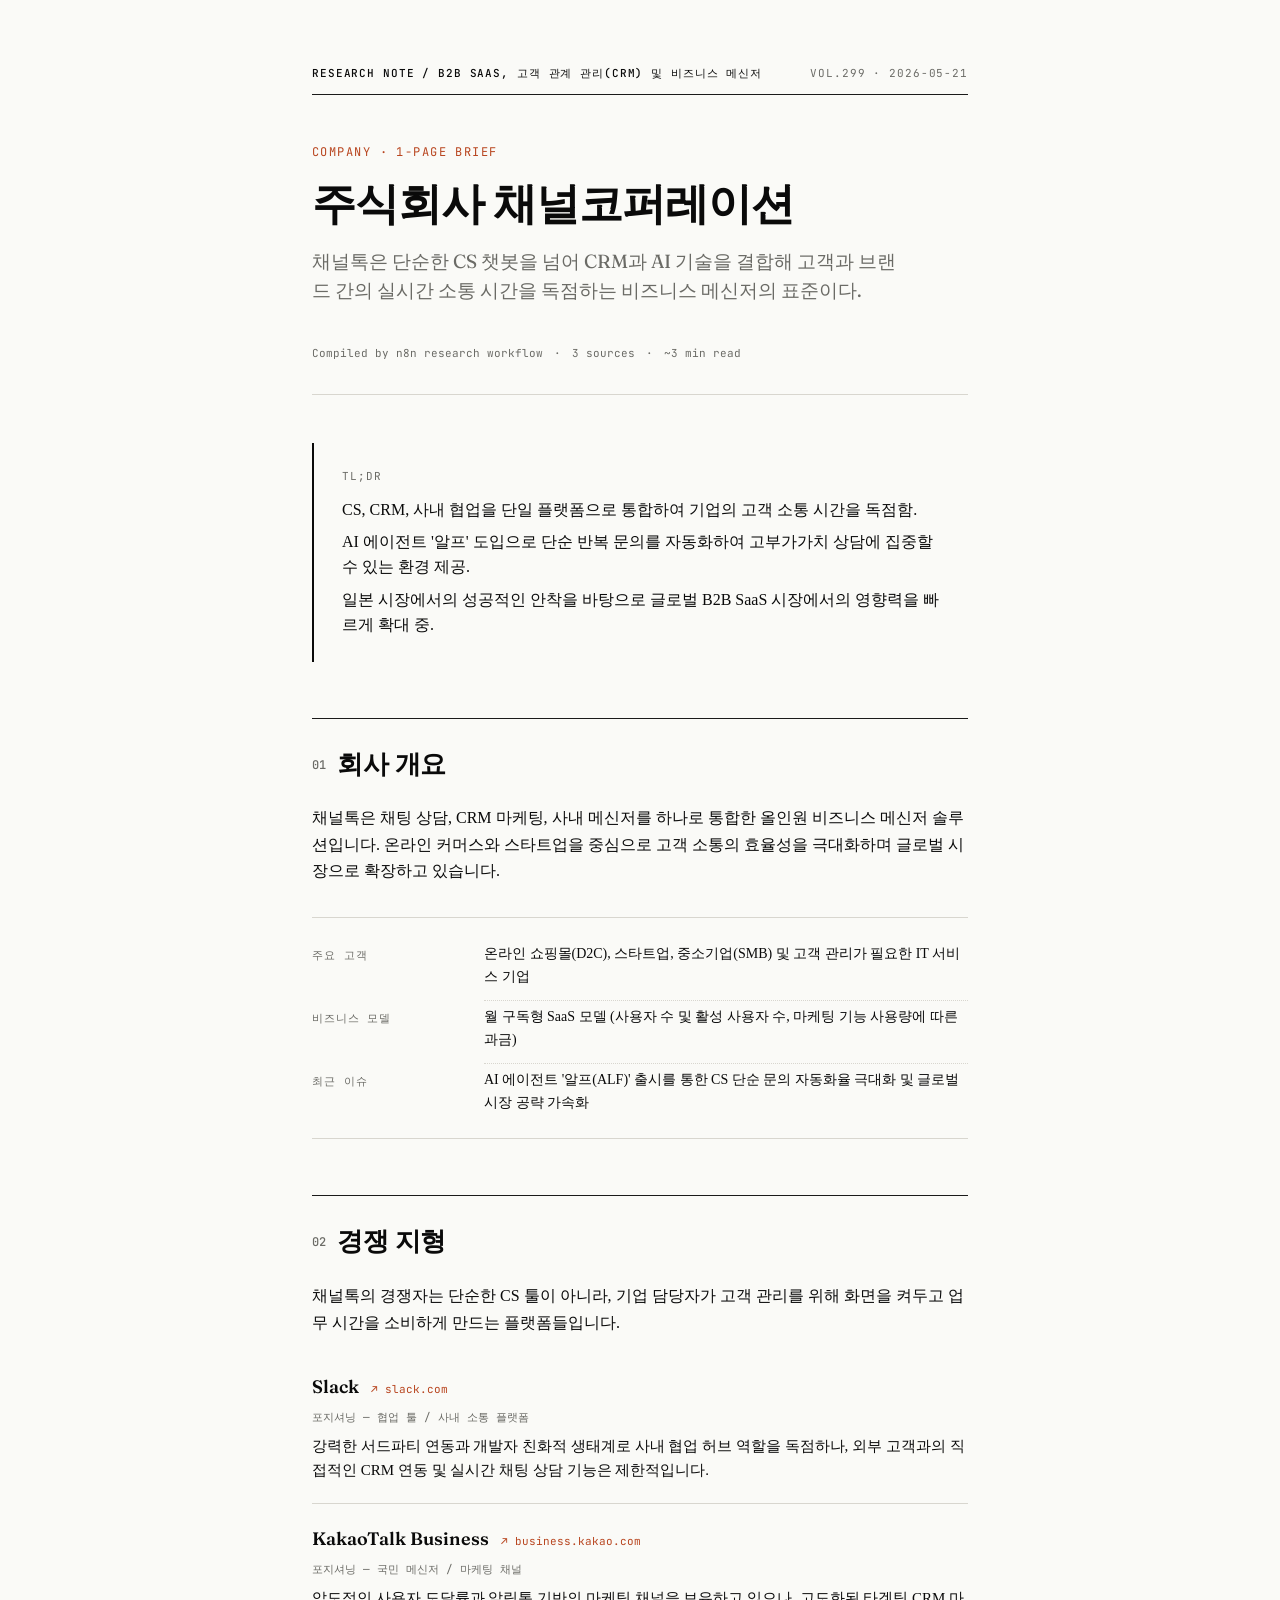
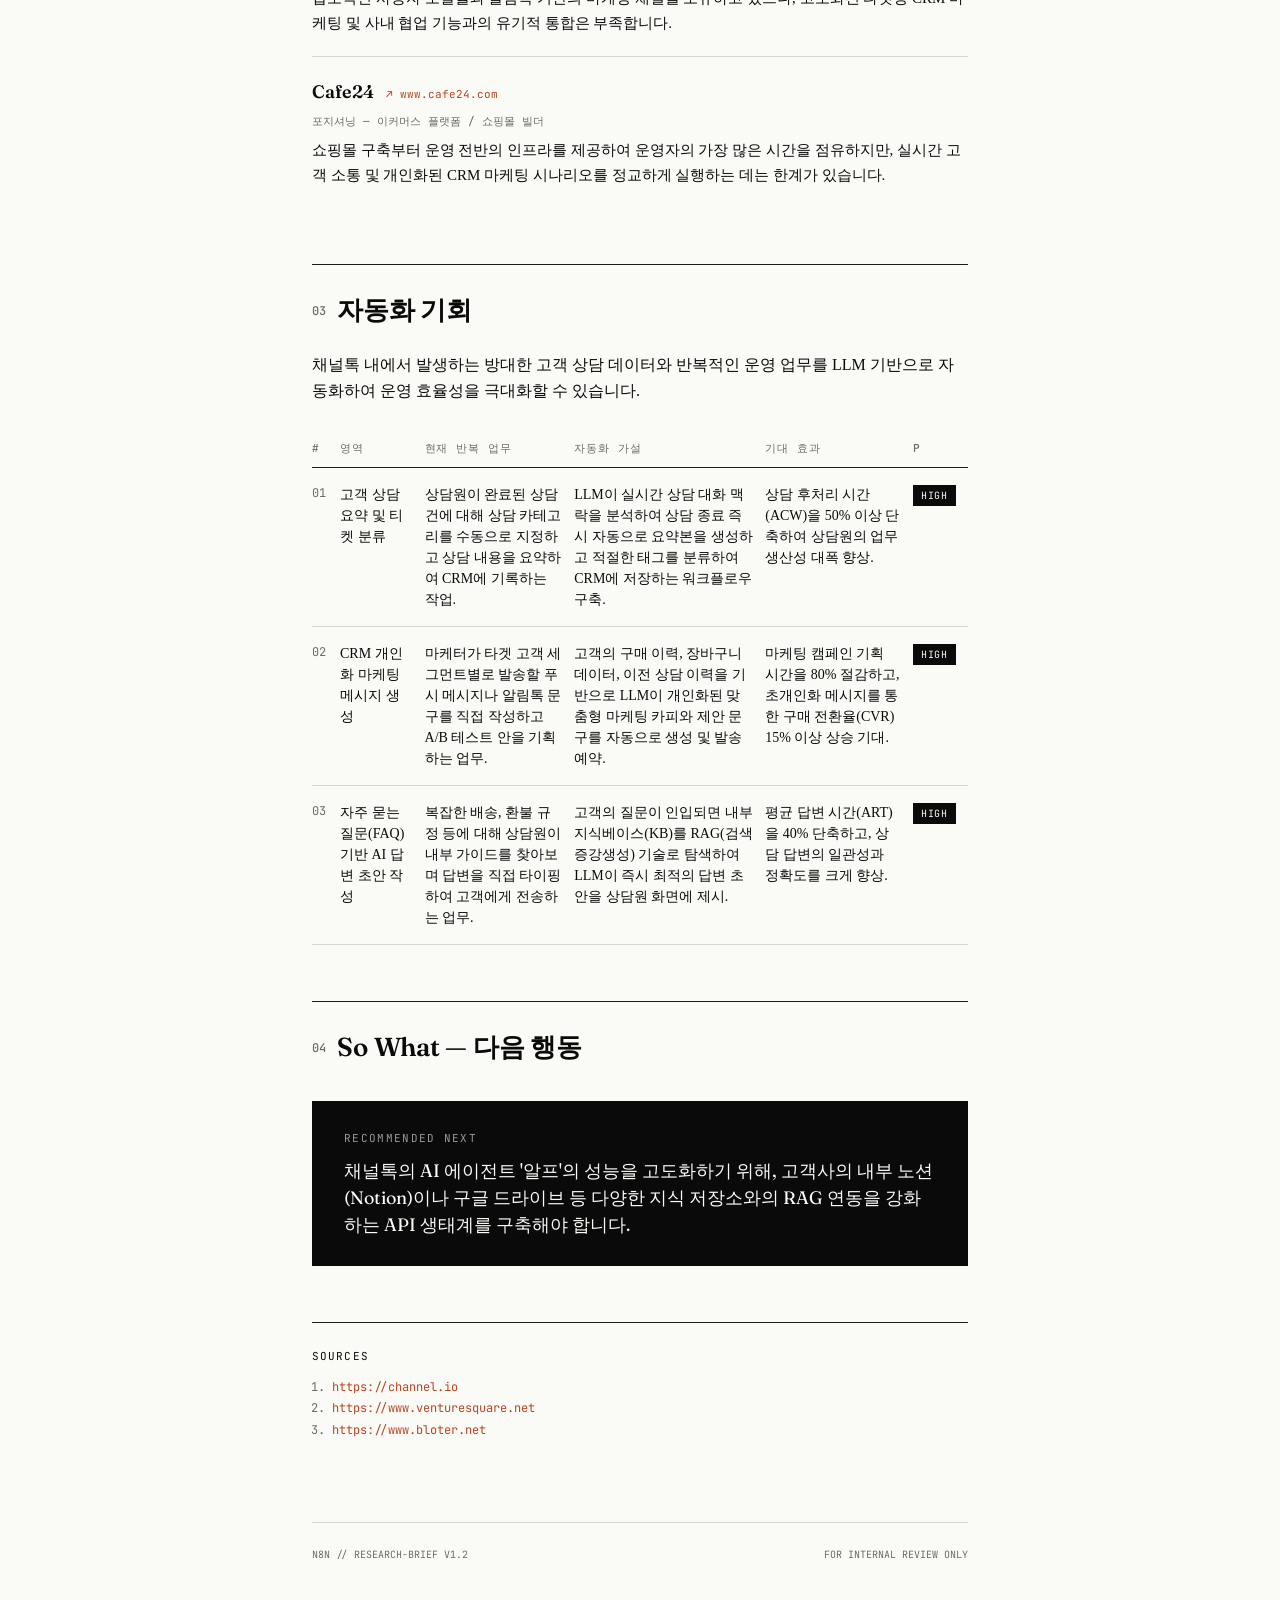
<file: docs/2026-05-21-주식회사-채널코퍼레이션-2026-05-21T03-58-33.html>
<!doctype html>
<html lang="ko">
<head>
<meta charset="utf-8">
<meta name="viewport" content="width=device-width, initial-scale=1">
<title>주식회사 채널코퍼레이션 — Research Note</title>
<link rel="preconnect" href="https://fonts.googleapis.com">
<link rel="preconnect" href="https://fonts.gstatic.com" crossorigin>
<link href="https://fonts.googleapis.com/css2?family=Fraunces:opsz,wght@9..144,400;9..144,600;9..144,700&family=JetBrains+Mono:wght@400;500&family=Pretendard+Variable&display=swap" rel="stylesheet">
<style>
:root{--ink:#0a0a0a;--paper:#fafaf7;--muted:#6b6b66;--line:#1a1a1a;--line-soft:#d8d6cf;--accent:#b8451f;}
*{box-sizing:border-box;}
html,body{margin:0;padding:0;background:var(--paper);color:var(--ink);font-family:'Pretendard Variable',Georgia,serif;font-size:16px;line-height:1.65;-webkit-font-smoothing:antialiased;}
.page{max-width:720px;margin:0 auto;padding:64px 32px 120px;}
.masthead{display:flex;justify-content:space-between;align-items:baseline;padding-bottom:12px;border-bottom:1px solid var(--line);margin-bottom:48px;font-family:'JetBrains Mono',monospace;font-size:11px;letter-spacing:0.08em;text-transform:uppercase;color:var(--muted);}
.masthead .left{font-weight:500;color:var(--ink);}
.kicker{font-family:'JetBrains Mono',monospace;font-size:12px;letter-spacing:0.12em;text-transform:uppercase;color:var(--accent);margin-bottom:16px;}
h1{font-family:'Fraunces',Georgia,serif;font-weight:600;font-size:44px;line-height:1.1;letter-spacing:-0.02em;margin:0 0 20px;}
.standfirst{font-family:'Fraunces',Georgia,serif;font-size:19px;line-height:1.5;color:var(--muted);margin-bottom:40px;max-width:600px;}
.byline{font-family:'JetBrains Mono',monospace;font-size:11px;color:var(--muted);padding-bottom:32px;margin-bottom:48px;border-bottom:1px solid var(--line-soft);}
.byline span+span::before{content:" · ";margin:0 4px;}
.tldr{margin:0 0 56px;padding:24px 28px;border-left:2px solid var(--ink);}
.tldr-label{font-family:'JetBrains Mono',monospace;font-size:11px;letter-spacing:0.1em;text-transform:uppercase;color:var(--muted);margin-bottom:12px;}
.tldr p{margin:0 0 8px;font-size:16px;line-height:1.55;}
.tldr p:last-child{margin-bottom:0;}
h2{font-family:'Fraunces',Georgia,serif;font-weight:600;font-size:26px;letter-spacing:-0.01em;margin:56px 0 20px;padding-top:24px;border-top:1px solid var(--line);}
h2 .num{font-family:'JetBrains Mono',monospace;font-size:12px;font-weight:500;color:var(--muted);margin-right:12px;vertical-align:4px;}
p{margin:0 0 16px;}
.facts{display:grid;grid-template-columns:140px 1fr;gap:4px 32px;margin:32px 0 40px;padding:24px 0;border-top:1px solid var(--line-soft);border-bottom:1px solid var(--line-soft);font-size:14px;}
.facts dt{font-family:'JetBrains Mono',monospace;font-size:11px;letter-spacing:0.08em;text-transform:uppercase;color:var(--muted);padding-top:4px;}
.facts dd{margin:0;padding-bottom:12px;border-bottom:1px dotted var(--line-soft);}
.facts dd:last-of-type{border-bottom:none;padding-bottom:0;}
.competitor-list{margin:0;padding:0;list-style:none;}
.competitor-list li{padding:20px 0;border-bottom:1px solid var(--line-soft);}
.competitor-list li:last-child{border-bottom:none;}
.competitor-list h3{font-family:'Fraunces',Georgia,serif;font-size:18px;font-weight:600;margin:0 0 6px;}
.competitor-list h3 .url{font-family:'JetBrains Mono',monospace;font-size:11px;color:var(--accent);font-weight:400;margin-left:8px;text-decoration:none;}
.competitor-list .pos{font-family:'JetBrains Mono',monospace;font-size:11px;color:var(--muted);text-transform:uppercase;margin-bottom:8px;}
.competitor-list p{font-size:15px;margin:0;}
table.opportunities{width:100%;border-collapse:collapse;margin:24px 0 40px;font-size:14px;}
.opportunities th{text-align:left;font-family:'JetBrains Mono',monospace;font-size:11px;font-weight:500;letter-spacing:0.08em;text-transform:uppercase;color:var(--muted);padding:10px 12px 10px 0;border-bottom:1px solid var(--line);}
.opportunities td{padding:16px 12px 16px 0;border-bottom:1px solid var(--line-soft);vertical-align:top;line-height:1.5;}
.opportunities td:first-child{font-family:'JetBrains Mono',monospace;color:var(--muted);font-size:12px;width:28px;}
.priority{display:inline-block;font-family:'JetBrains Mono',monospace;font-size:10px;letter-spacing:0.08em;padding:2px 7px;text-transform:uppercase;border:1px solid var(--ink);}
.priority.high{background:var(--ink);color:var(--paper);}
.priority.med{background:transparent;color:var(--ink);}
.priority.low{background:transparent;color:var(--muted);border-color:var(--line-soft);}
.next-action{margin:32px 0 48px;padding:28px 32px;background:var(--ink);color:var(--paper);}
.next-action .label{font-family:'JetBrains Mono',monospace;font-size:11px;letter-spacing:0.12em;text-transform:uppercase;color:#999;margin-bottom:10px;}
.next-action p{font-family:'Fraunces',Georgia,serif;font-size:18px;line-height:1.5;margin:0;}
.sources{margin-top:56px;padding-top:24px;border-top:1px solid var(--line);font-size:13px;color:var(--muted);}
.sources-label{font-family:'JetBrains Mono',monospace;font-size:11px;letter-spacing:0.1em;text-transform:uppercase;color:var(--ink);margin-bottom:12px;}
.sources ol{padding-left:20px;margin:0;font-family:'JetBrains Mono',monospace;font-size:12px;line-height:1.8;}
.sources ol a{color:var(--accent);text-decoration:none;word-break:break-all;}
.colophon{margin-top:80px;padding-top:24px;border-top:1px solid var(--line-soft);font-family:'JetBrains Mono',monospace;font-size:10px;color:var(--muted);text-transform:uppercase;display:flex;justify-content:space-between;}
</style>
</head>
<body>
<div class="page">
  <div class="masthead">
    <div class="left">RESEARCH NOTE / B2B SAAS, 고객 관계 관리(CRM) 및 비즈니스 메신저</div>
    <div class="right">VOL.299 · 2026-05-21</div>
  </div>
  <div class="kicker">company · 1-page brief</div>
  <h1>주식회사 채널코퍼레이션</h1>
  <p class="standfirst">채널톡은 단순한 CS 챗봇을 넘어 CRM과 AI 기술을 결합해 고객과 브랜드 간의 실시간 소통 시간을 독점하는 비즈니스 메신저의 표준이다.</p>
  <div class="byline">
    <span>Compiled by n8n research workflow</span>
    <span>3 sources</span>
    <span>~3 min read</span>
  </div>
  <div class="tldr">
    <div class="tldr-label">TL;DR</div>
    <p>CS, CRM, 사내 협업을 단일 플랫폼으로 통합하여 기업의 고객 소통 시간을 독점함.</p>
    <p>AI 에이전트 '알프' 도입으로 단순 반복 문의를 자동화하여 고부가가치 상담에 집중할 수 있는 환경 제공.</p>
    <p>일본 시장에서의 성공적인 안착을 바탕으로 글로벌 B2B SaaS 시장에서의 영향력을 빠르게 확대 중.</p>
  </div>
  <h2><span class="num">01</span>회사 개요</h2>
  <p>채널톡은 채팅 상담, CRM 마케팅, 사내 메신저를 하나로 통합한 올인원 비즈니스 메신저 솔루션입니다. 온라인 커머스와 스타트업을 중심으로 고객 소통의 효율성을 극대화하며 글로벌 시장으로 확장하고 있습니다.</p>
  <dl class="facts">
    <dt>주요 고객</dt><dd>온라인 쇼핑몰(D2C), 스타트업, 중소기업(SMB) 및 고객 관리가 필요한 IT 서비스 기업</dd>
    <dt>비즈니스 모델</dt><dd>월 구독형 SaaS 모델 (사용자 수 및 활성 사용자 수, 마케팅 기능 사용량에 따른 과금)</dd>
    <dt>최근 이슈</dt><dd>AI 에이전트 '알프(ALF)' 출시를 통한 CS 단순 문의 자동화율 극대화 및 글로벌 시장 공략 가속화</dd>
  </dl>
  <h2><span class="num">02</span>경쟁 지형</h2>
  <p>채널톡의 경쟁자는 단순한 CS 툴이 아니라, 기업 담당자가 고객 관리를 위해 화면을 켜두고 업무 시간을 소비하게 만드는 플랫폼들입니다.</p>
  <ol class="competitor-list">
    <li>
        <h3>Slack <a href="https://slack.com" class="url">↗ slack.com</a></h3>
        <div class="pos">포지셔닝 — 협업 툴 / 사내 소통 플랫폼</div>
        <p>강력한 서드파티 연동과 개발자 친화적 생태계로 사내 협업 허브 역할을 독점하나, 외부 고객과의 직접적인 CRM 연동 및 실시간 채팅 상담 기능은 제한적입니다.</p>
      </li>
<li>
        <h3>KakaoTalk Business <a href="https://business.kakao.com" class="url">↗ business.kakao.com</a></h3>
        <div class="pos">포지셔닝 — 국민 메신저 / 마케팅 채널</div>
        <p>압도적인 사용자 도달률과 알림톡 기반의 마케팅 채널을 보유하고 있으나, 고도화된 타겟팅 CRM 마케팅 및 사내 협업 기능과의 유기적 통합은 부족합니다.</p>
      </li>
<li>
        <h3>Cafe24 <a href="https://www.cafe24.com" class="url">↗ www.cafe24.com</a></h3>
        <div class="pos">포지셔닝 — 이커머스 플랫폼 / 쇼핑몰 빌더</div>
        <p>쇼핑몰 구축부터 운영 전반의 인프라를 제공하여 운영자의 가장 많은 시간을 점유하지만, 실시간 고객 소통 및 개인화된 CRM 마케팅 시나리오를 정교하게 실행하는 데는 한계가 있습니다.</p>
      </li>
  </ol>
  <h2><span class="num">03</span>자동화 기회</h2>
  <p>채널톡 내에서 발생하는 방대한 고객 상담 데이터와 반복적인 운영 업무를 LLM 기반으로 자동화하여 운영 효율성을 극대화할 수 있습니다.</p>
  <table class="opportunities">
    <thead><tr><th>#</th><th>영역</th><th>현재 반복 업무</th><th>자동화 가설</th><th>기대 효과</th><th>P</th></tr></thead>
    <tbody><tr>
        <td>01</td>
        <td>고객 상담 요약 및 티켓 분류</td>
        <td>상담원이 완료된 상담 건에 대해 상담 카테고리를 수동으로 지정하고 상담 내용을 요약하여 CRM에 기록하는 작업.</td>
        <td>LLM이 실시간 상담 대화 맥락을 분석하여 상담 종료 즉시 자동으로 요약본을 생성하고 적절한 태그를 분류하여 CRM에 저장하는 워크플로우 구축.</td>
        <td>상담 후처리 시간(ACW)을 50% 이상 단축하여 상담원의 업무 생산성 대폭 향상.</td>
        <td><span class="priority high">High</span></td>
      </tr>
<tr>
        <td>02</td>
        <td>CRM 개인화 마케팅 메시지 생성</td>
        <td>마케터가 타겟 고객 세그먼트별로 발송할 푸시 메시지나 알림톡 문구를 직접 작성하고 A/B 테스트 안을 기획하는 업무.</td>
        <td>고객의 구매 이력, 장바구니 데이터, 이전 상담 이력을 기반으로 LLM이 개인화된 맞춤형 마케팅 카피와 제안 문구를 자동으로 생성 및 발송 예약.</td>
        <td>마케팅 캠페인 기획 시간을 80% 절감하고, 초개인화 메시지를 통한 구매 전환율(CVR) 15% 이상 상승 기대.</td>
        <td><span class="priority high">High</span></td>
      </tr>
<tr>
        <td>03</td>
        <td>자주 묻는 질문(FAQ) 기반 AI 답변 초안 작성</td>
        <td>복잡한 배송, 환불 규정 등에 대해 상담원이 내부 가이드를 찾아보며 답변을 직접 타이핑하여 고객에게 전송하는 업무.</td>
        <td>고객의 질문이 인입되면 내부 지식베이스(KB)를 RAG(검색증강생성) 기술로 탐색하여 LLM이 즉시 최적의 답변 초안을 상담원 화면에 제시.</td>
        <td>평균 답변 시간(ART)을 40% 단축하고, 상담 답변의 일관성과 정확도를 크게 향상.</td>
        <td><span class="priority high">High</span></td>
      </tr></tbody>
  </table>
  <h2><span class="num">04</span>So What — 다음 행동</h2>
  <div class="next-action">
    <div class="label">RECOMMENDED NEXT</div>
    <p>채널톡의 AI 에이전트 '알프'의 성능을 고도화하기 위해, 고객사의 내부 노션(Notion)이나 구글 드라이브 등 다양한 지식 저장소와의 RAG 연동을 강화하는 API 생태계를 구축해야 합니다.</p>
  </div>
  <div class="sources">
    <div class="sources-label">Sources</div>
    <ol><li><a href="https://channel.io">https://channel.io</a></li>
<li><a href="https://www.venturesquare.net">https://www.venturesquare.net</a></li>
<li><a href="https://www.bloter.net">https://www.bloter.net</a></li></ol>
  </div>
  <div class="colophon">
    <div>n8n // research-brief v1.2</div>
    <div>For internal review only</div>
  </div>
</div>
</body>
</html>
</file>
